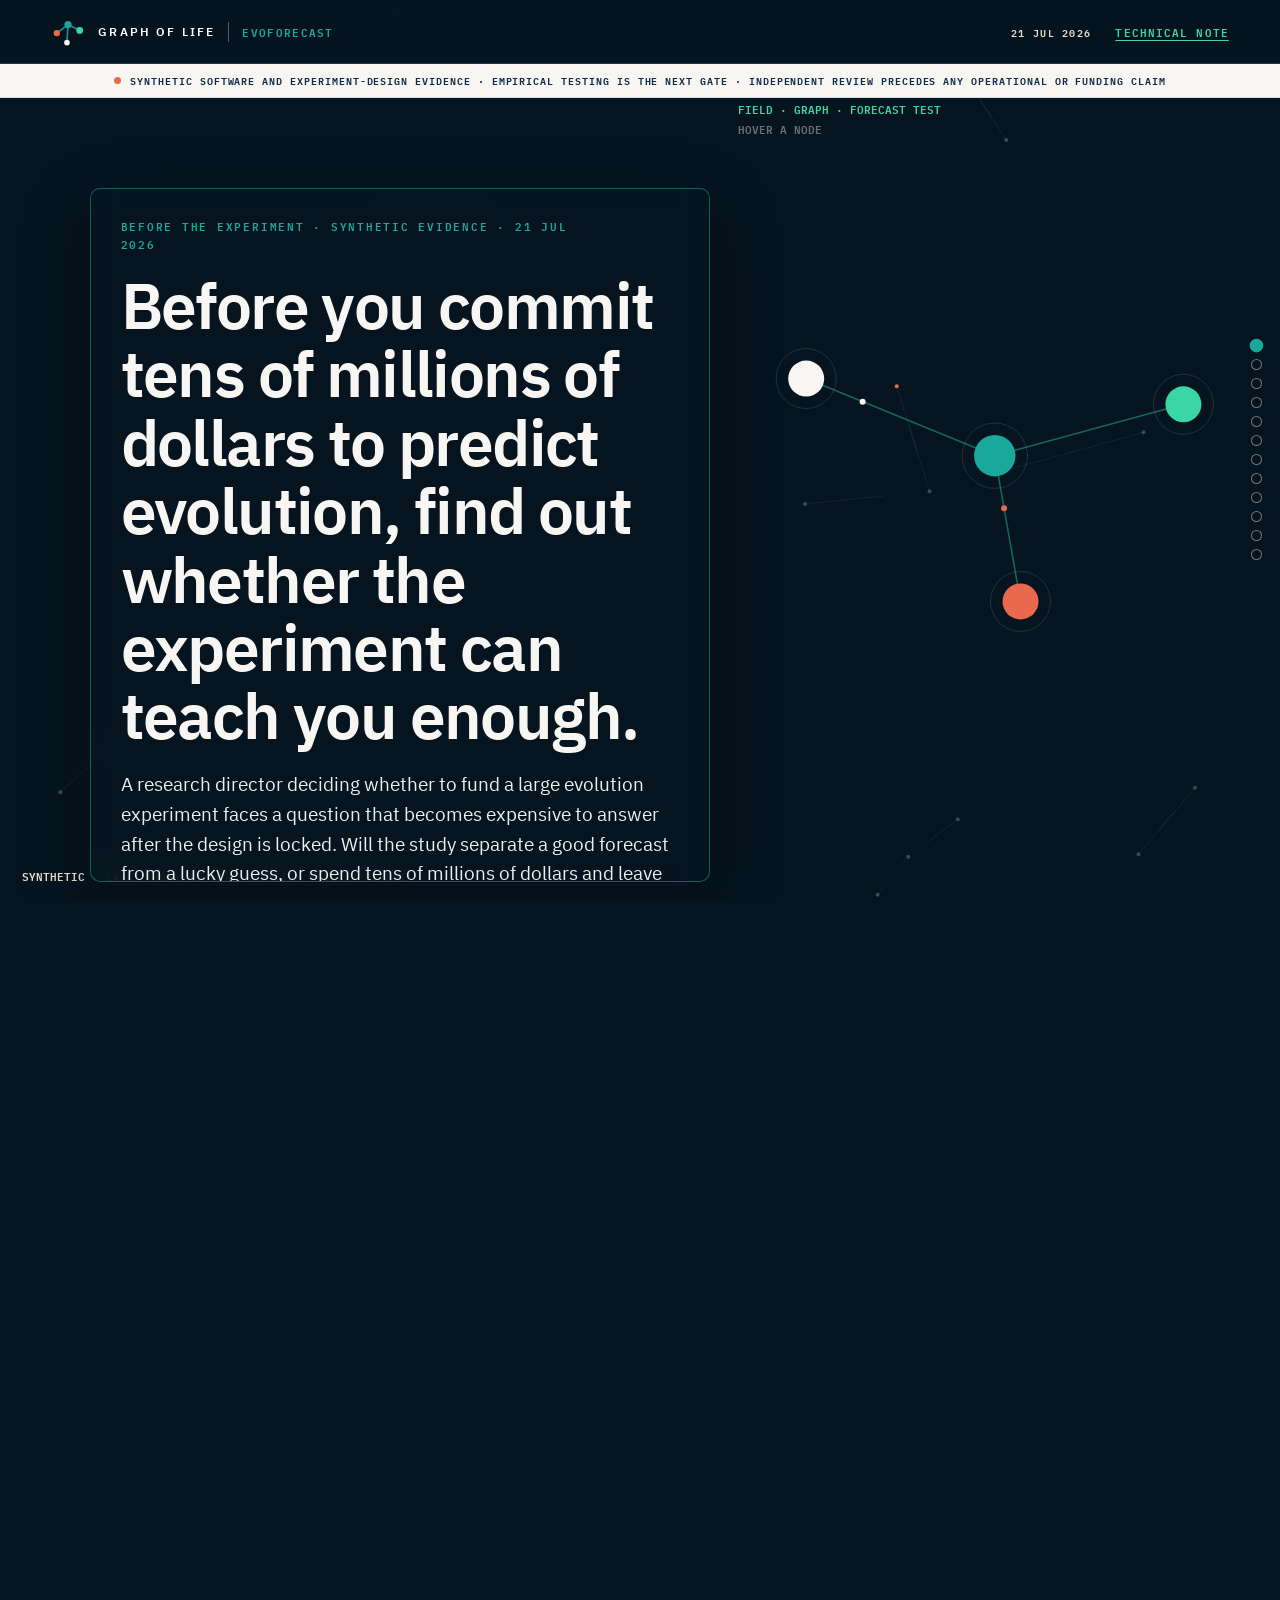
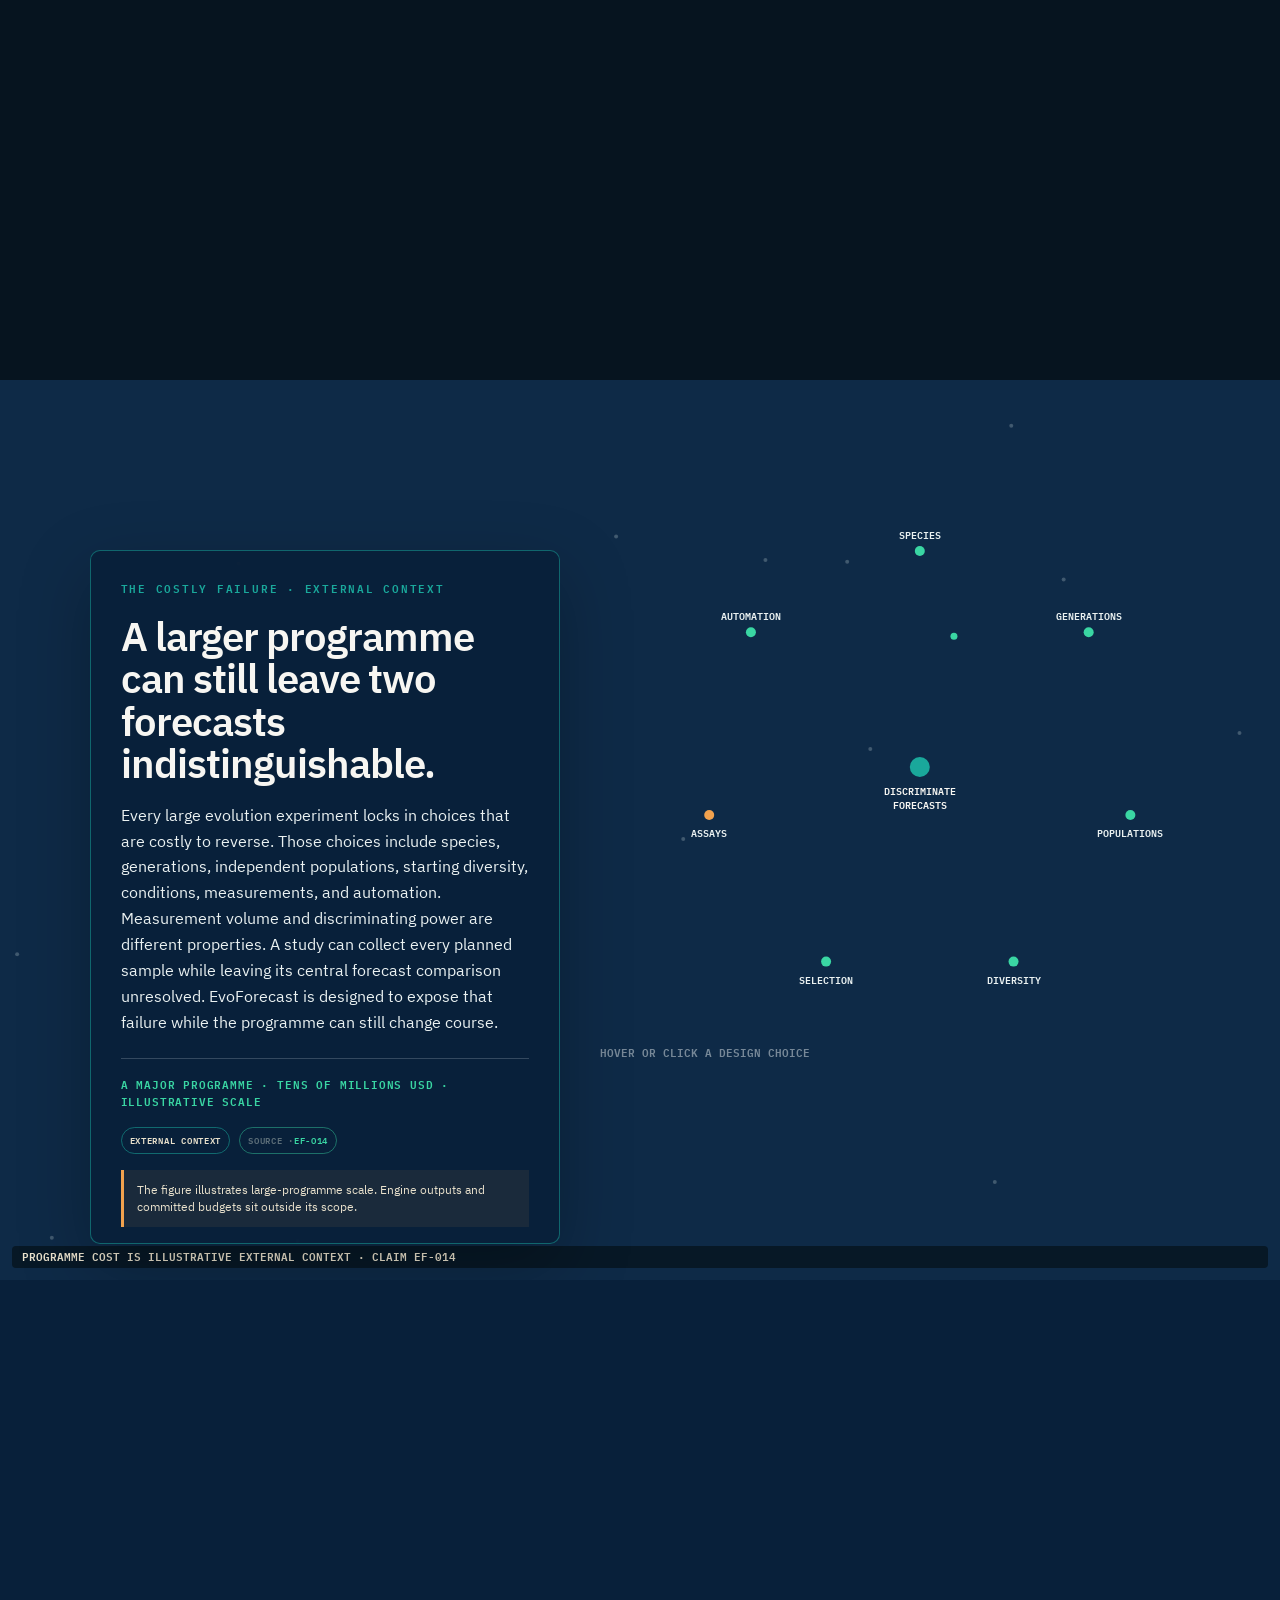
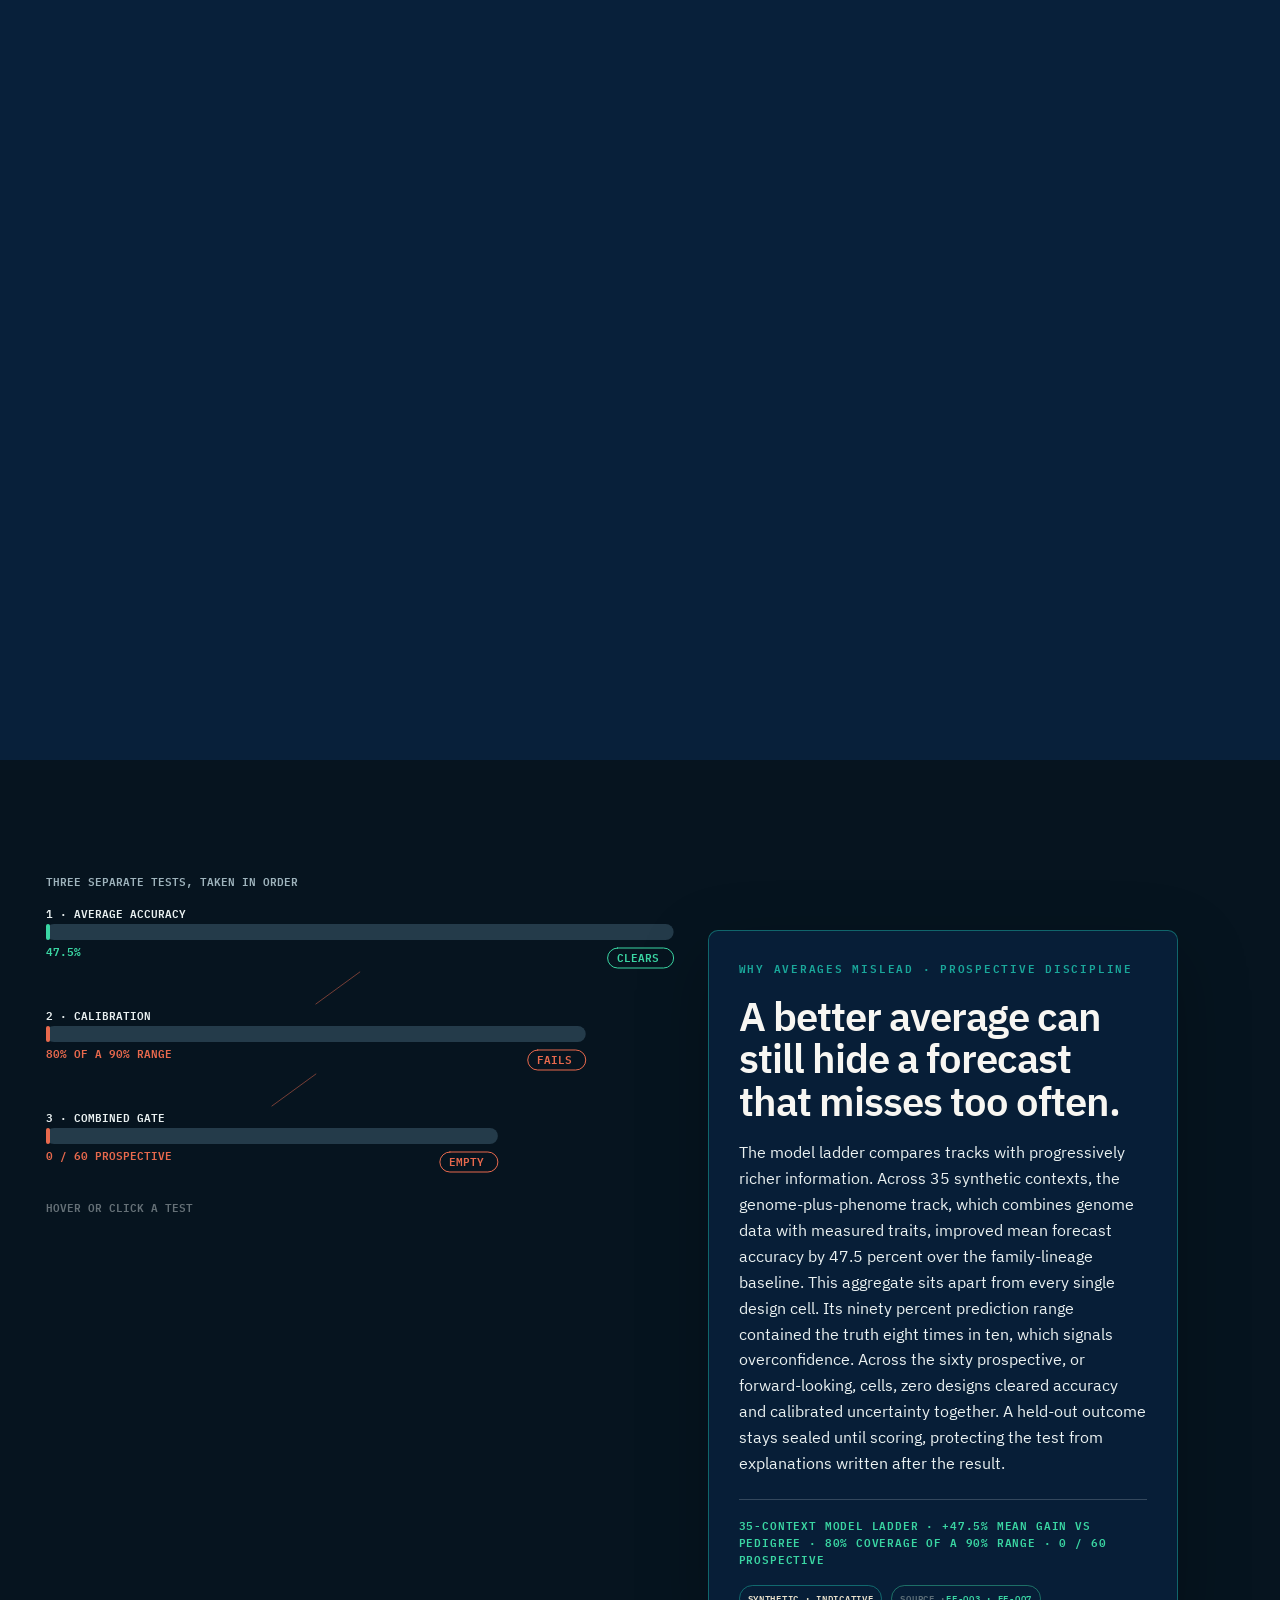
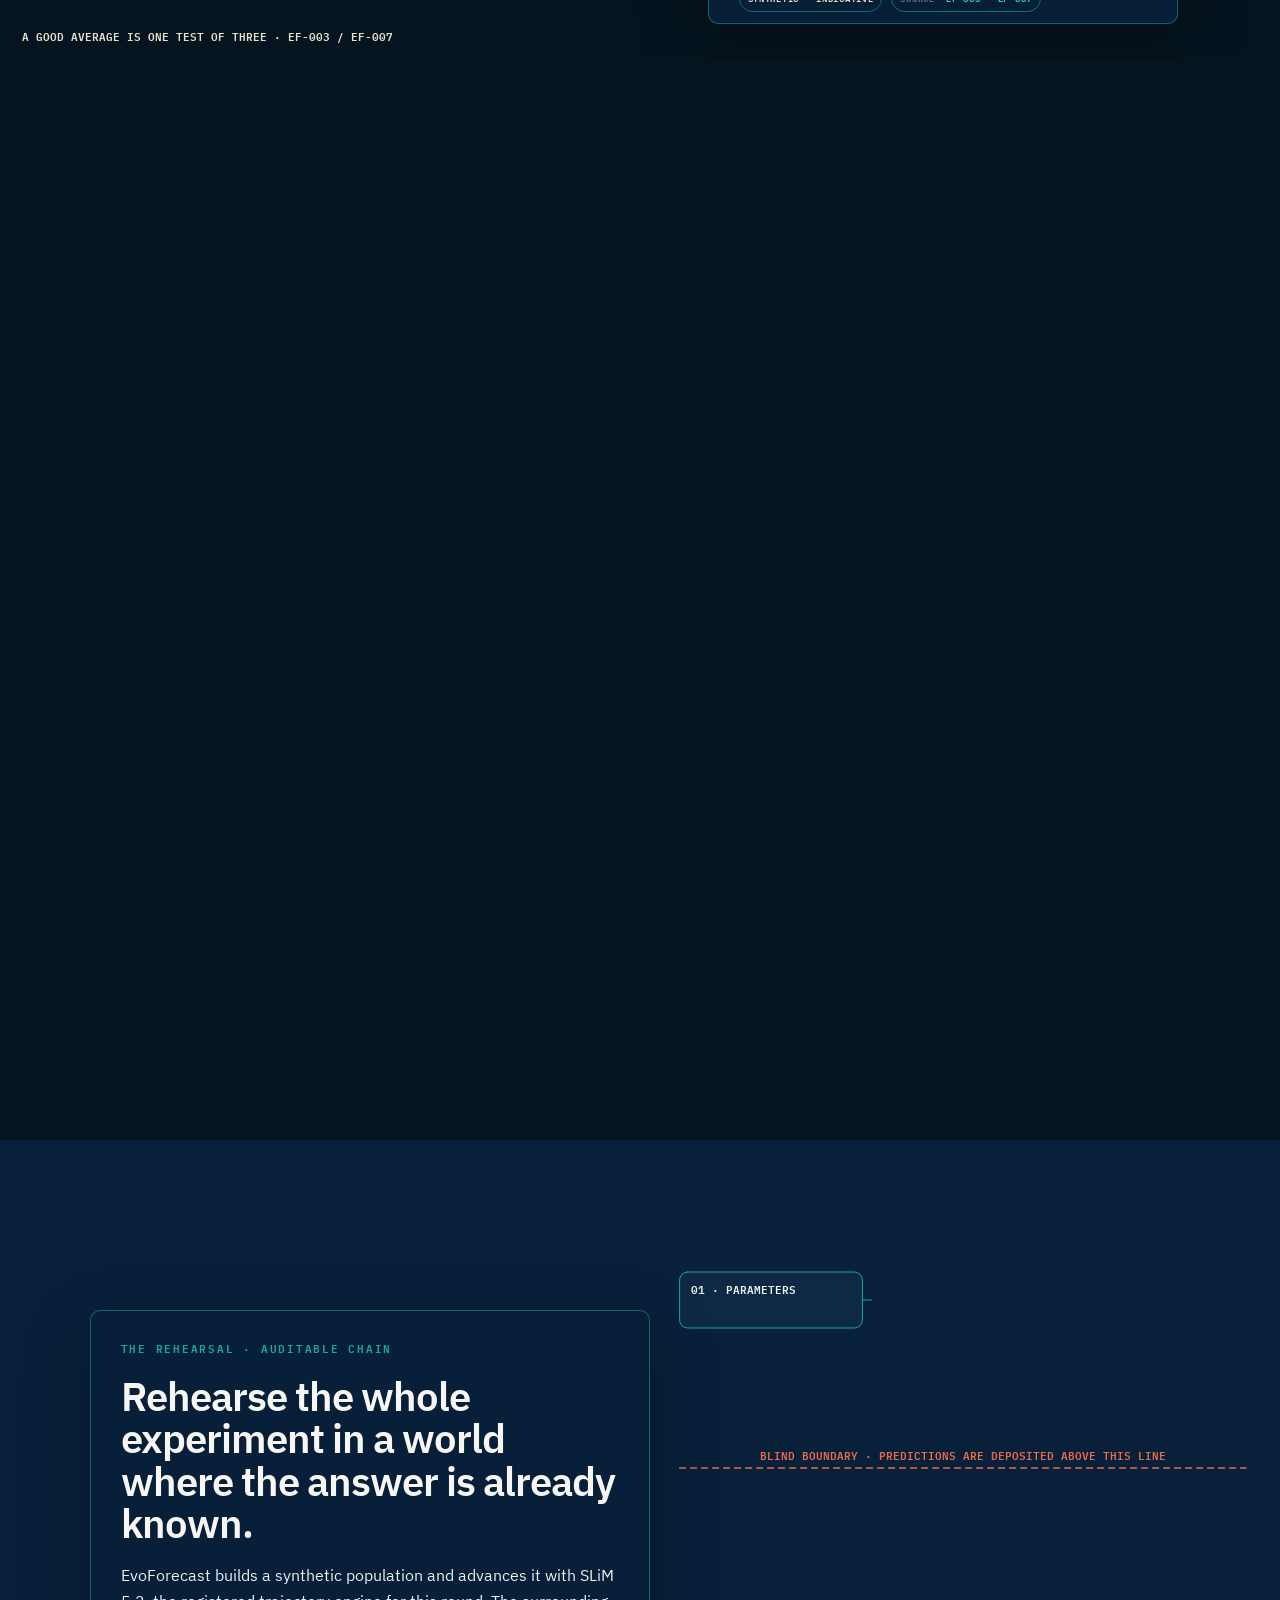
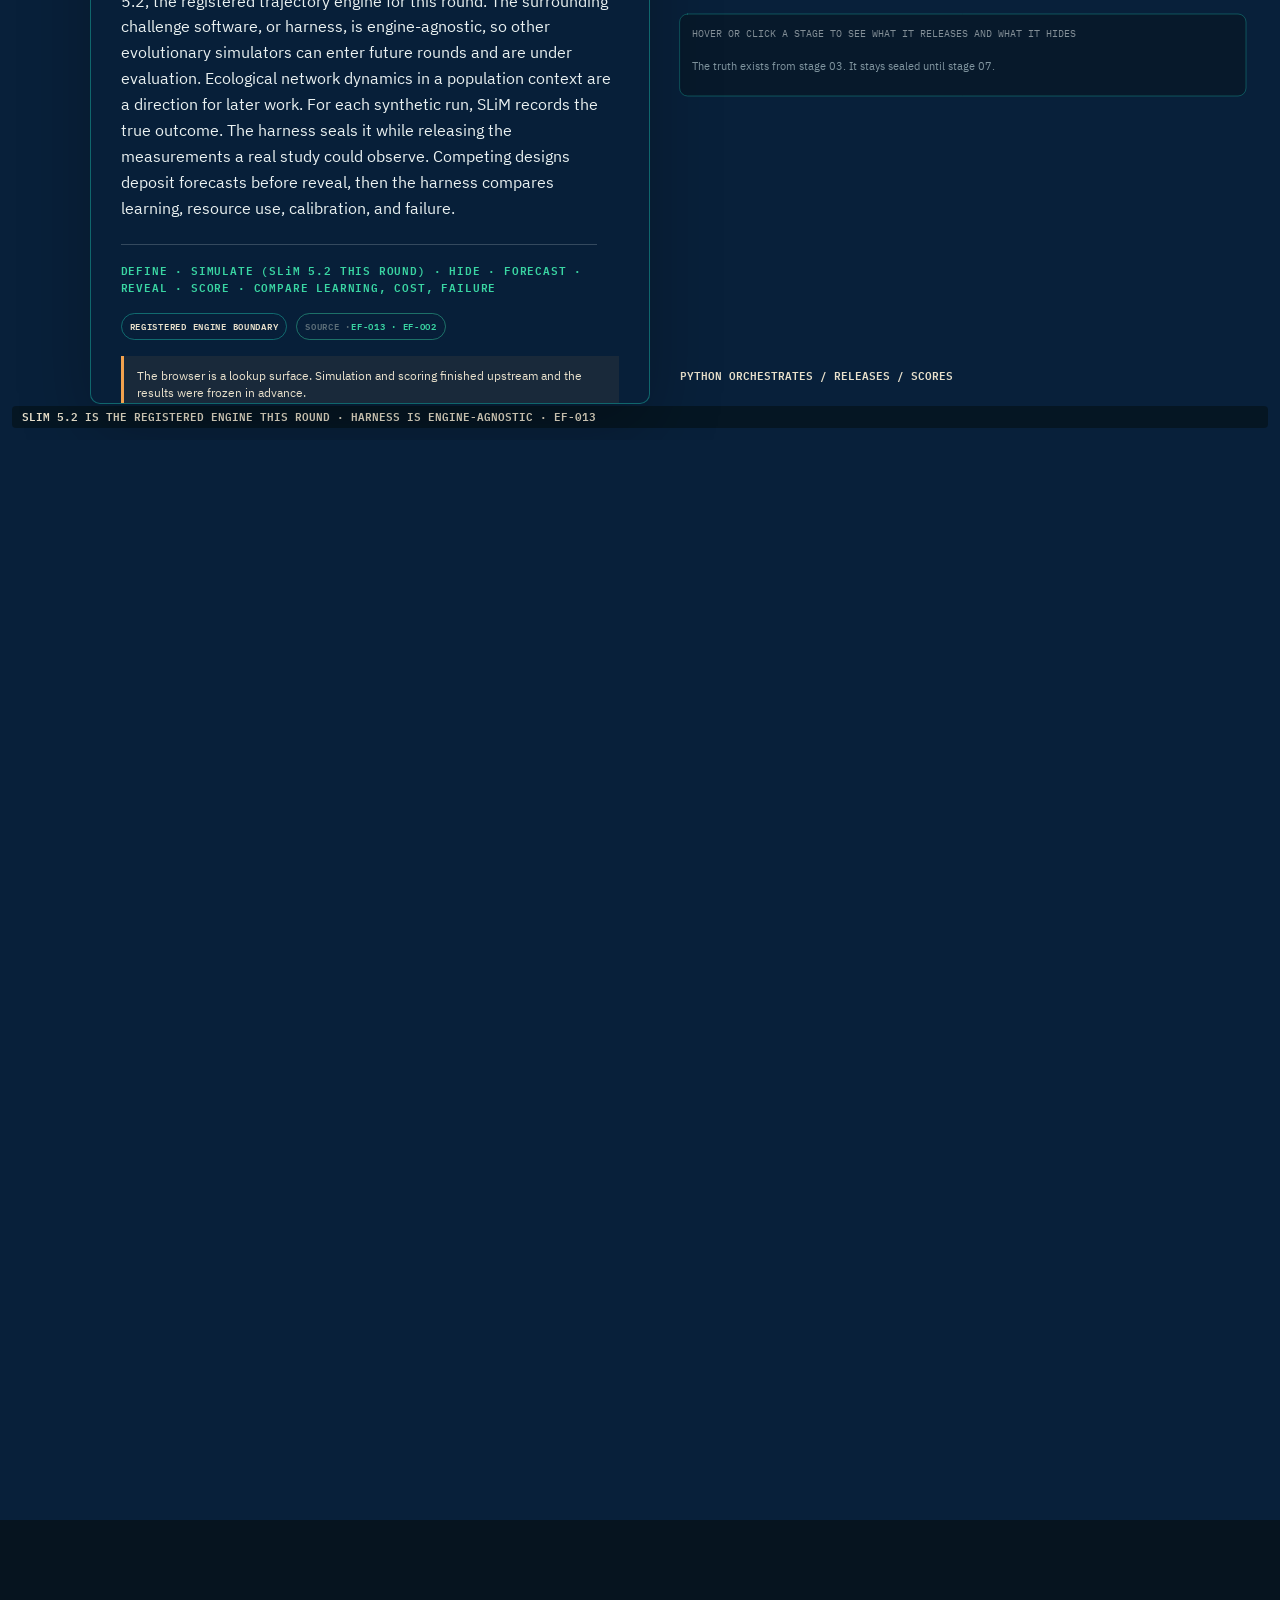
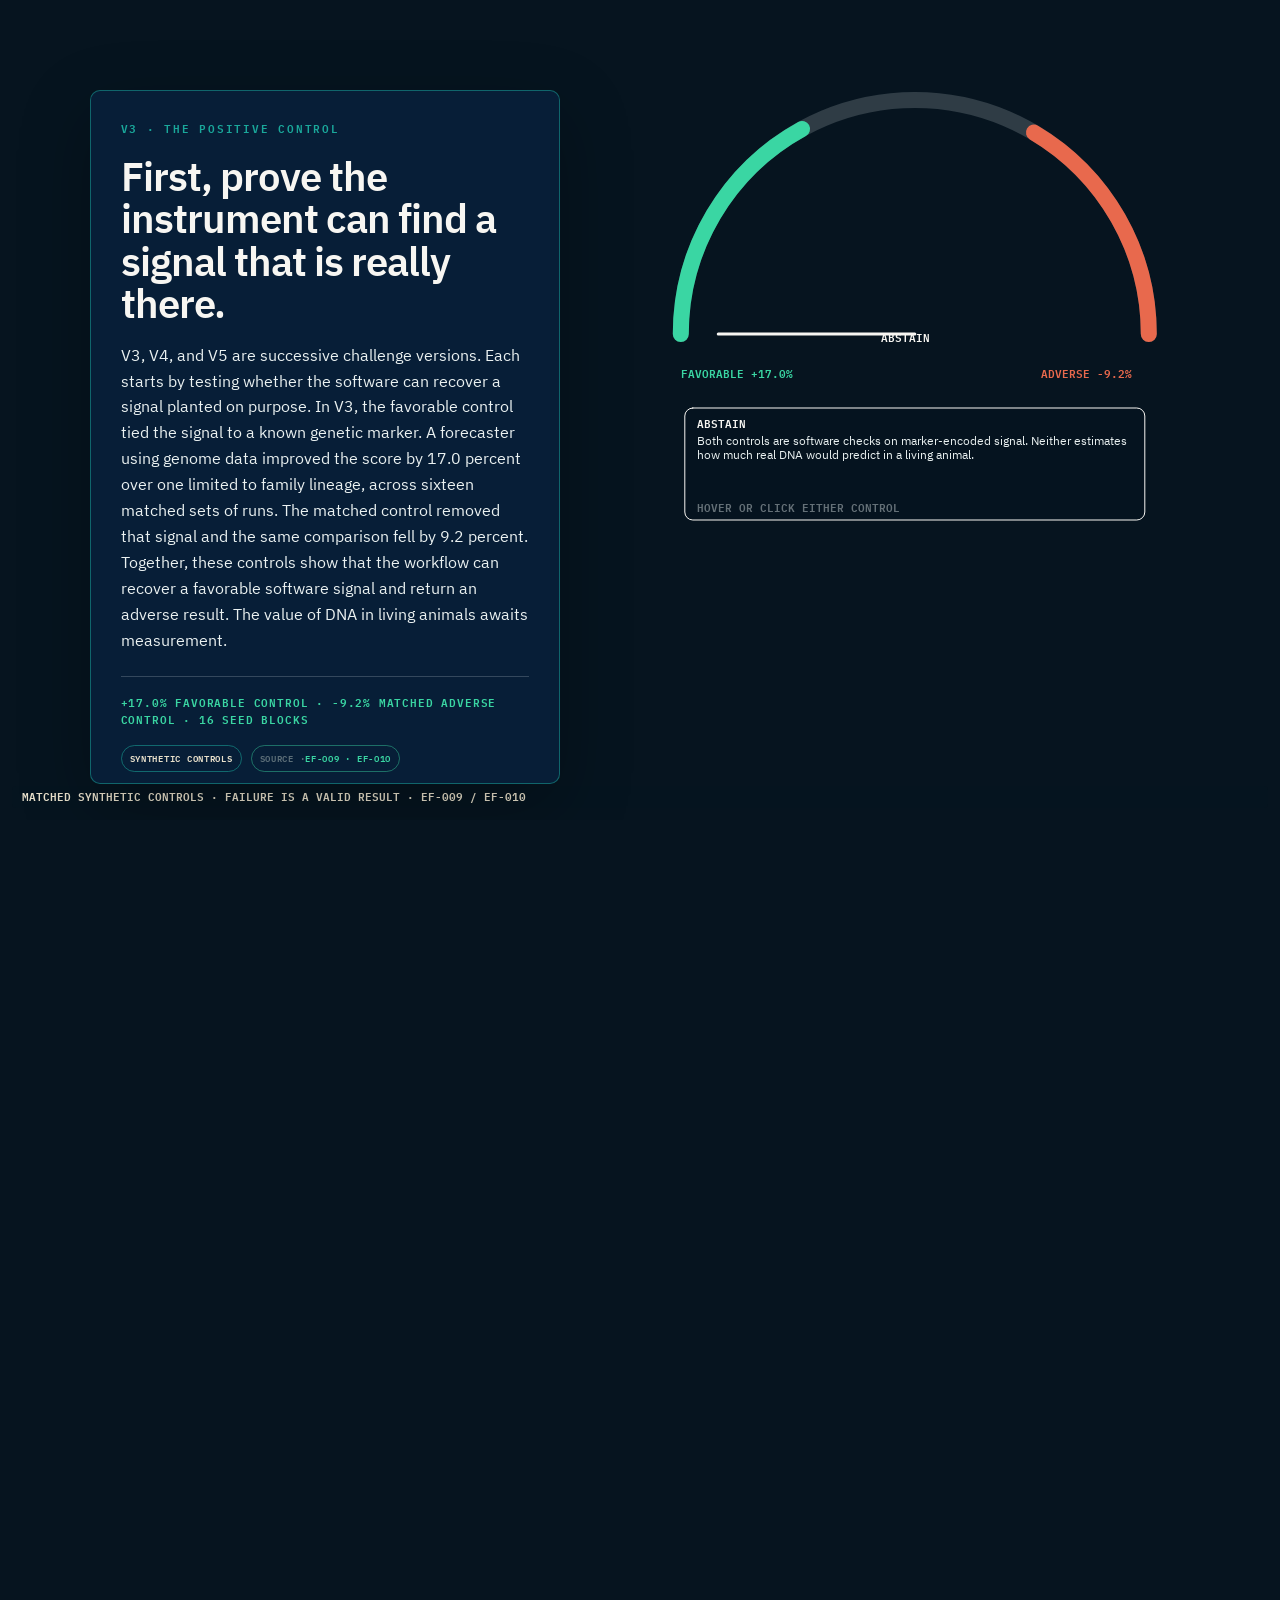
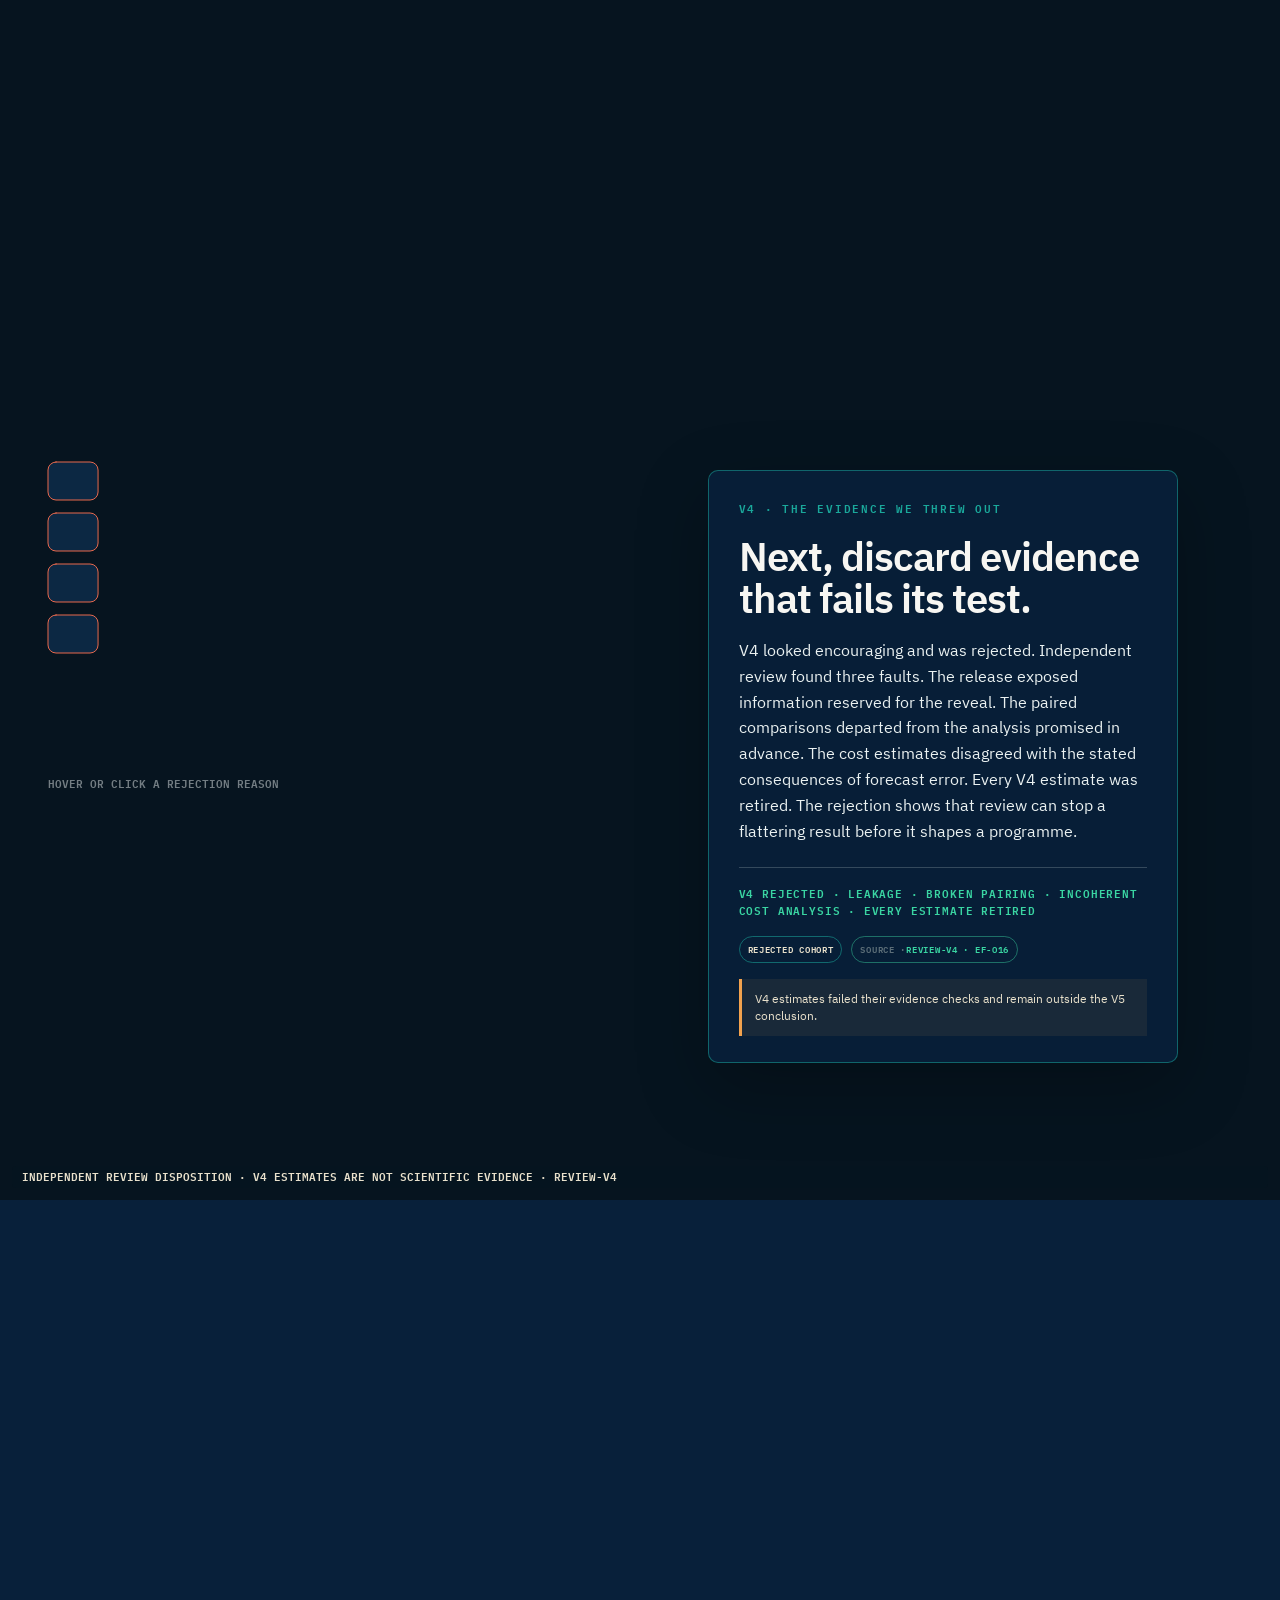
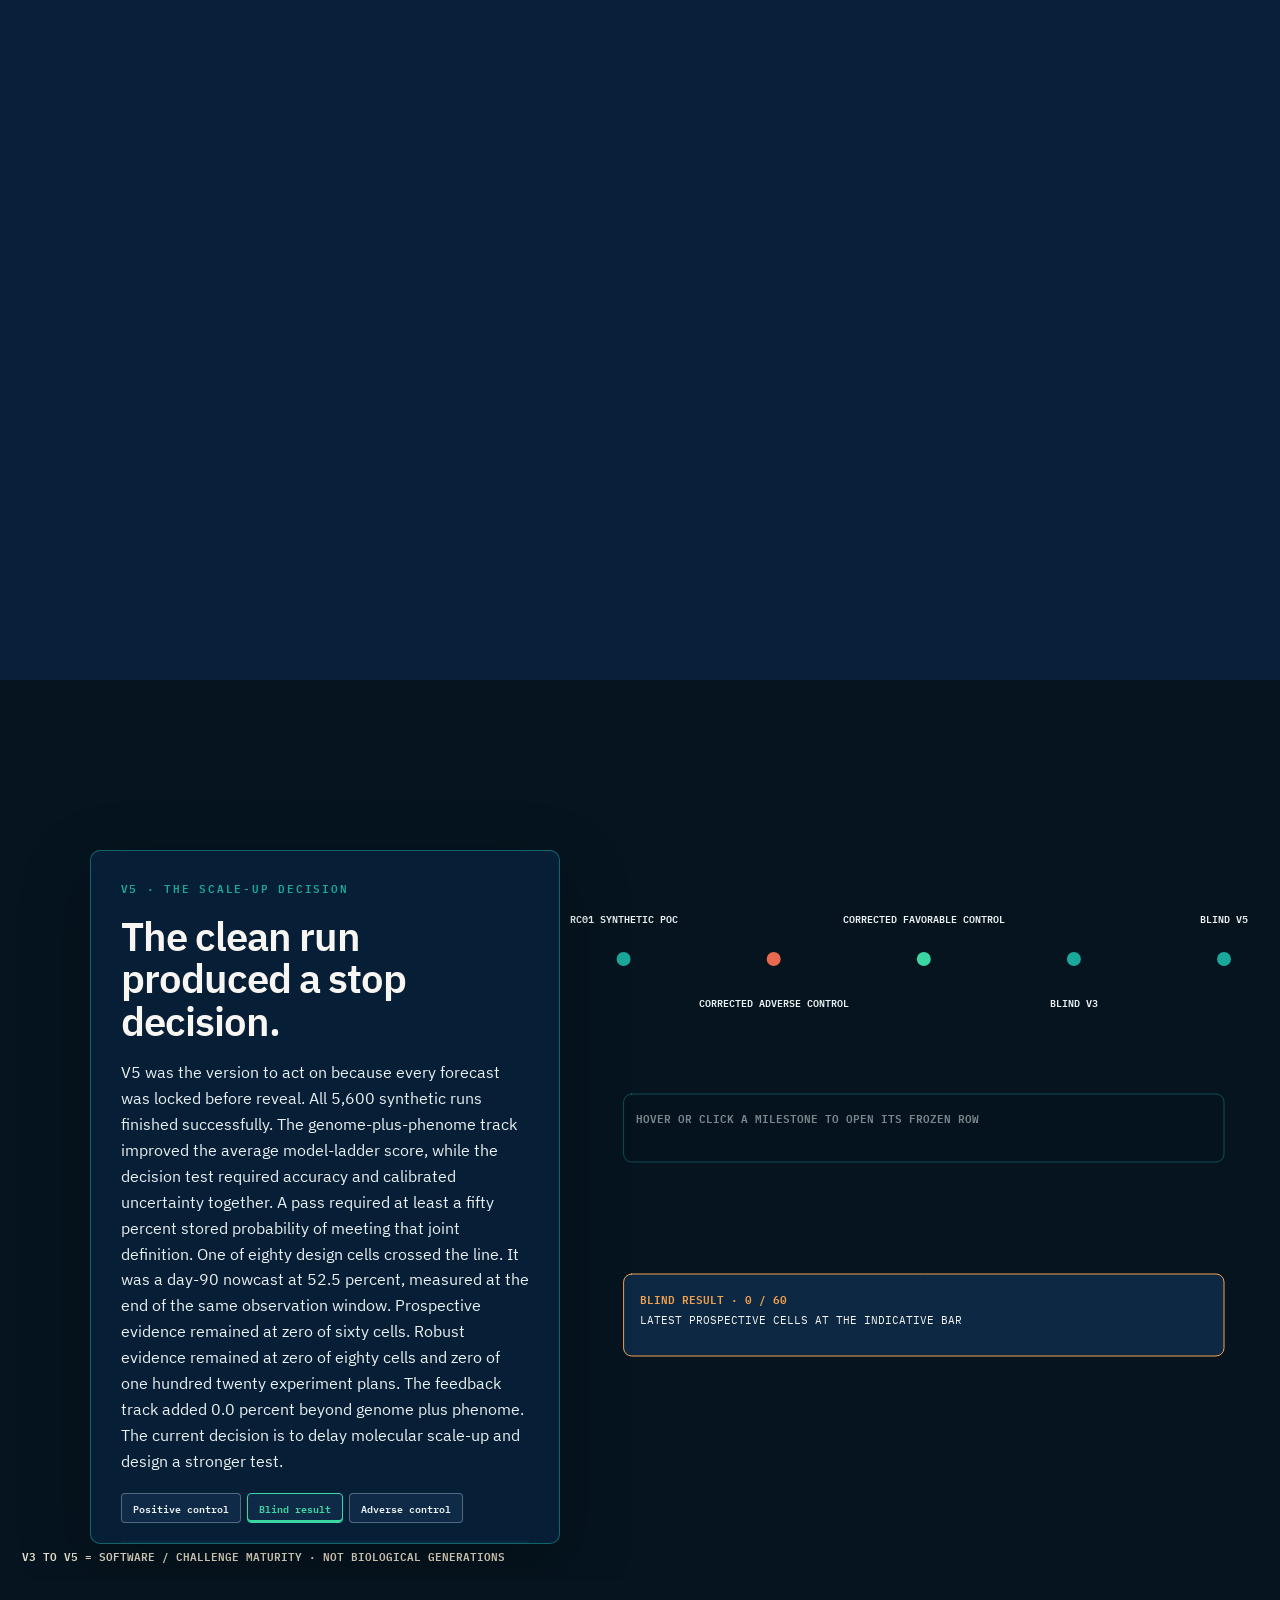
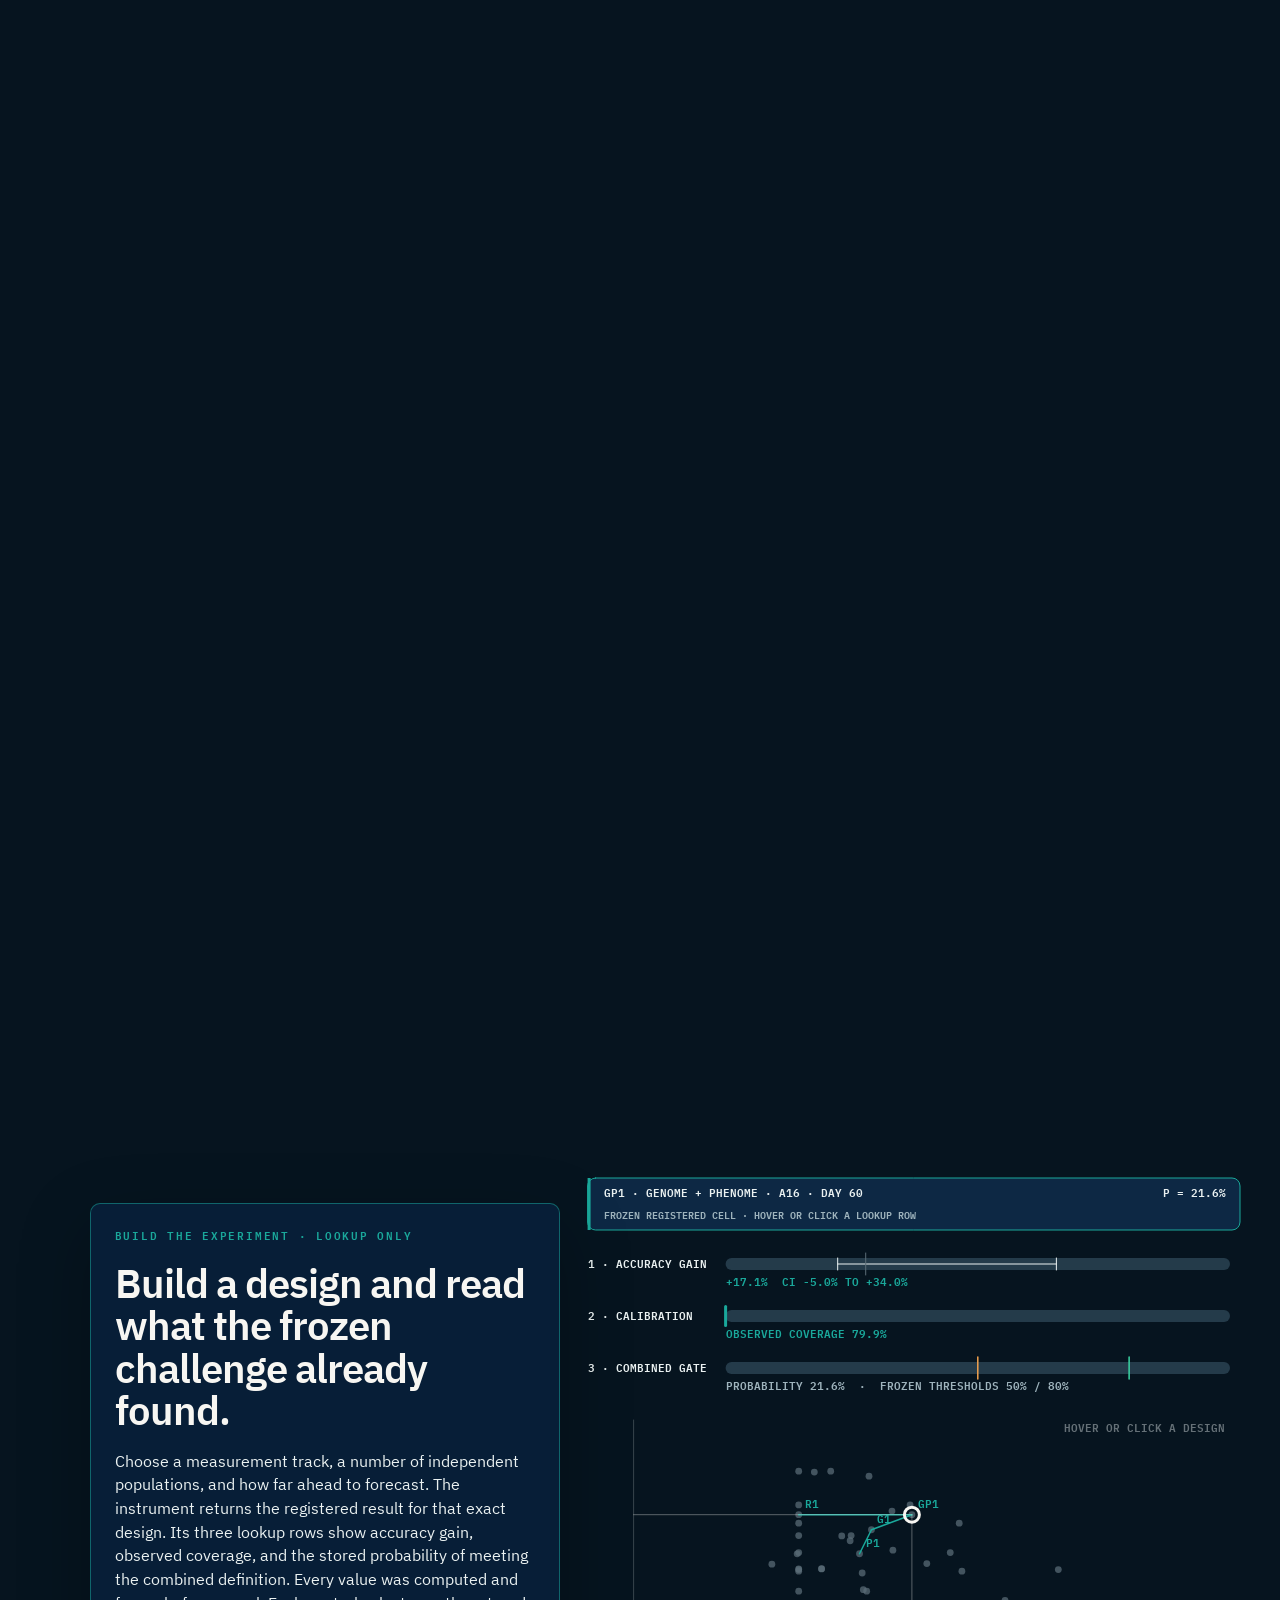
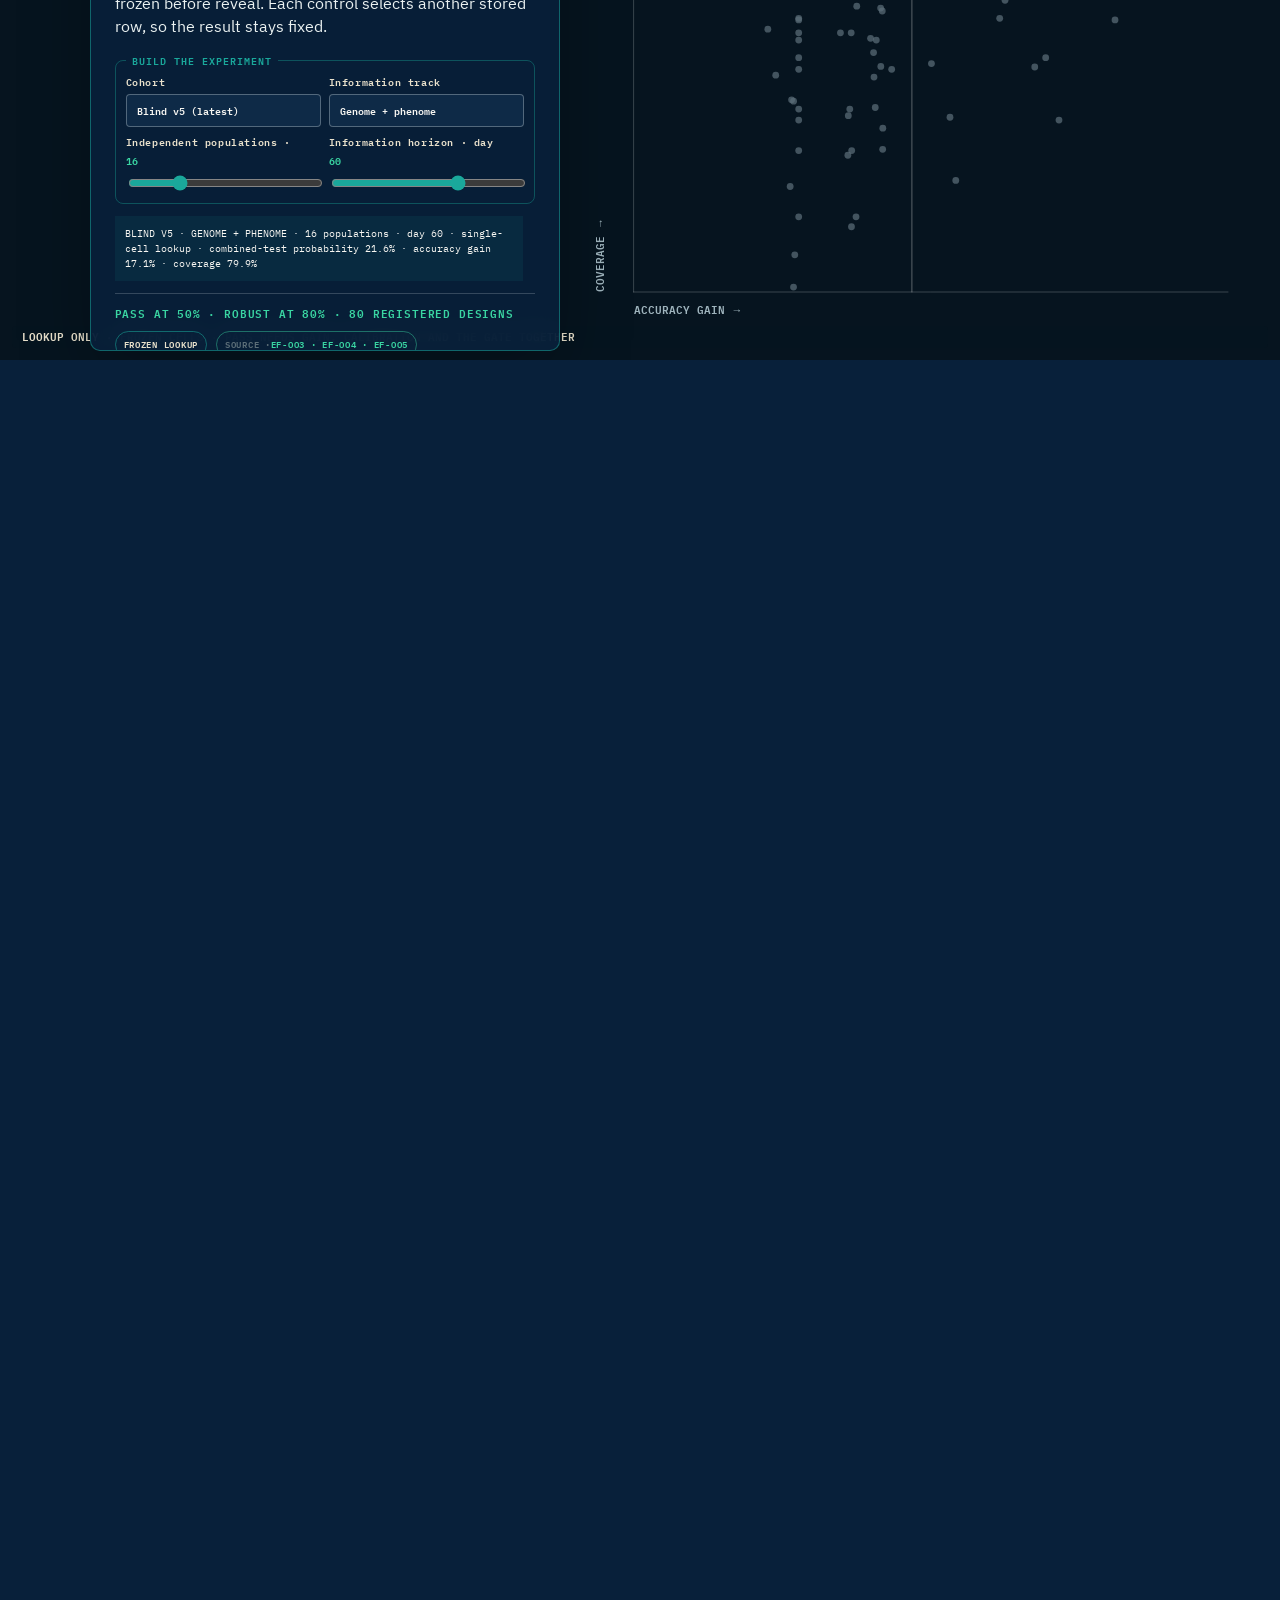
<file: index.html>
<!doctype html>
<html lang="en">
<head>
  <meta charset="utf-8">
  <meta name="viewport" content="width=device-width,initial-scale=1">
  <meta name="theme-color" content="#06141F">
  <meta name="description" content="EvoForecast is a synthetic digital wind tunnel that tests whether an evolution-prediction experiment can distinguish a good forecast from a lucky guess before the experiment is built.">
  <title>EvoForecast · Before the experiment</title>
  <link rel="icon" href="favicon.svg" type="image/svg+xml">
  <link rel="stylesheet" href="styles.css">
</head>
<body>
  <a class="skip-link" href="#main">Skip to story</a>
  <header class="site-header" aria-label="Site header">
    <a class="brand" href="#hero" aria-label="Graph of Life EvoForecast home">
      <svg class="brand-glyph" viewBox="0 0 32 32" xmlns="http://www.w3.org/2000/svg" role="img" aria-label="Graph of Life">
        <g stroke="#1AA89B" stroke-width="1.6" stroke-linecap="round" opacity="0.85" fill="none"><path d="M16,9 L5.5,17"/><path d="M16,9 L27,14.5"/><path d="M16,9 L15,26"/></g>
        <circle cx="5.5" cy="17" r="3.0" fill="#E8694D"/><circle cx="27" cy="14.5" r="3.2" fill="#3AD6A3"/><circle cx="15" cy="26" r="2.6" fill="#F7F6F2"/><circle cx="16" cy="9" r="3.4" fill="#1AA89B"/>
      </svg>
      <span>GRAPH OF LIFE</span><i></i><strong>EVOFORECAST</strong>
    </a>
    <span class="snapshot" id="snapshot-date">21 JUL 2026</span>
    <a class="technical-link" href="technical-note.html">Technical note</a>
  </header>

  <div class="claim-boundary" role="note" aria-label="Claim boundary">
    <span class="boundary-marker" aria-hidden="true"></span>
    <span id="claim-boundary-text">SYNTHETIC SOFTWARE AND EXPERIMENT-DESIGN EVIDENCE · EMPIRICAL TESTING IS THE NEXT GATE · INDEPENDENT REVIEW PRECEDES ANY OPERATIONAL OR FUNDING CLAIM</span>
  </div>
  <div id="interaction-status" class="sr-only" aria-live="polite"></div>

  <nav class="scene-nav" aria-label="Story chapters">
    <a href="#hero" data-index="0"><span>Decision</span></a><a href="#stakes" data-index="1"><span>Cost</span></a><a href="#blindspot" data-index="2"><span>Averages</span></a><a href="#windtunnel" data-index="3"><span>Rehearsal</span></a><a href="#abstain" data-index="4"><span>Control</span></a><a href="#rejection" data-index="5"><span>Rejection</span></a><a href="#challenge" data-index="6"><span>Result</span></a><a href="#phase" data-index="7"><span>Build</span></a><a href="#frontier" data-index="8"><span>Measure</span></a><a href="#ladder" data-index="9"><span>Ladder</span></a><a href="#trajectory" data-index="10"><span>Trajectory</span></a><a href="#ask" data-index="11"><span>Ask</span></a>
  </nav>

  <main id="main">
    <p id="load-status" class="load-status" aria-live="polite">Loading hash-bound evidence…</p>

    <section class="story-scene dark" id="hero" aria-labelledby="hero-title">
      <div class="stage"><div class="visual" id="visual-hero" aria-hidden="true"></div><article class="copy-card hero-card">
        <p class="eyebrow" data-field="eyebrow">BEFORE THE EXPERIMENT · SYNTHETIC EVIDENCE · 21 JUL 2026</p><h1 id="hero-title" data-field="title">Before you commit tens of millions of dollars to predict evolution, find out whether the experiment can teach you enough.</h1>
        <p class="lede" data-field="body">A research director deciding whether to fund a large evolution experiment faces a question that becomes expensive to answer after the design is locked. Will the study separate a good forecast from a lucky guess, or spend tens of millions of dollars and leave the same uncertainty behind? EvoForecast tests that decision first in software. Its registered engine runs the proposed experiment in a synthetic world where the answer is known. The challenge harness then asks whether each design could recover it before a real programme begins.</p>
        <p class="proof" data-field="proof">5,600 OF 5,600 SIMULATED RUNS COMPLETED · 0 OF 60 FORWARD-LOOKING FORECAST TESTS PASSED</p>
        <div class="evidence-row"><span class="provenance" data-field="badge">SYNTHETIC SOFTWARE EVIDENCE</span><a class="source-pill" data-field="claim" href="data/facts_digest.json#EF-001">EF-001 · EF-002 · EF-003</a></div>
        <aside class="caveat">This evidence is entirely synthetic. Empirical testing in real organisms is the next gate.</aside>
        <p class="scroll-cue">Scroll to pressure-test the claim <span aria-hidden="true">↓</span></p>
      </article></div>
    </section>

    <section class="story-scene dark" id="stakes" aria-labelledby="stakes-title"><div class="stage"><div class="visual" id="visual-stakes" aria-hidden="true"></div><article class="copy-card">
      <p class="eyebrow" data-field="eyebrow">THE COSTLY FAILURE · EXTERNAL CONTEXT</p><h2 id="stakes-title" data-field="title">A larger programme can still leave two forecasts indistinguishable.</h2><p data-field="body">Every large evolution experiment locks in choices that are costly to reverse. Those choices include species, generations, independent populations, starting diversity, conditions, measurements, and automation. Measurement volume and discriminating power are different properties. A study can collect every planned sample while leaving its central forecast comparison unresolved. EvoForecast is designed to expose that failure while the programme can still change course.</p>
      <p class="proof" data-field="proof">A MAJOR PROGRAMME · TENS OF MILLIONS USD · ILLUSTRATIVE SCALE</p><div class="evidence-row"><span class="provenance" data-field="badge">EXTERNAL CONTEXT</span><a class="source-pill" data-field="claim" href="data/facts_digest.json#EF-014">EF-014</a></div><aside class="caveat">The figure illustrates large-programme scale. Engine outputs and committed budgets sit outside its scope.</aside>
    </article></div></section>

    <section class="story-scene dark" id="blindspot" aria-labelledby="blindspot-title"><div class="stage"><div class="visual" id="visual-blindspot" aria-hidden="true"></div><article class="copy-card right-card">
      <p class="eyebrow" data-field="eyebrow">WHY AVERAGES MISLEAD · PROSPECTIVE DISCIPLINE</p><h2 id="blindspot-title" data-field="title">A better average can still hide a forecast that misses too often.</h2><p data-field="body">The model ladder compares tracks with progressively richer information. Across 35 synthetic contexts, the genome-plus-phenome track, which combines genome data with measured traits, improved mean forecast accuracy by 47.5 percent over the family-lineage baseline. This aggregate sits apart from every single design cell. Its ninety percent prediction range contained the truth eight times in ten, which signals overconfidence. Across the sixty prospective, or forward-looking, cells, zero designs cleared accuracy and calibrated uncertainty together. A held-out outcome stays sealed until scoring, protecting the test from explanations written after the result.</p>
      <p class="proof" data-field="proof">35-CONTEXT MODEL LADDER · +47.5% MEAN GAIN VS PEDIGREE · 80% COVERAGE OF A 90% RANGE · 0 / 60 PROSPECTIVE</p><div class="evidence-row"><span class="provenance" data-field="badge">SYNTHETIC · INDICATIVE</span><a class="source-pill" data-field="claim" href="data/facts_digest.json#EF-007">EF-003 · EF-007</a></div><aside class="caveat">The 47.5 percent gain and 80 percent coverage are the model-ladder aggregate across 35 contexts. They are separate from the 48-population, day-60 cell in the lookup instrument.</aside>
    </article></div></section>

    <section class="story-scene dark" id="windtunnel" aria-labelledby="windtunnel-title"><div class="stage"><div class="visual" id="visual-windtunnel" aria-hidden="true"></div><article class="copy-card compact-card">
      <p class="eyebrow" data-field="eyebrow">THE REHEARSAL · AUDITABLE CHAIN</p><h2 id="windtunnel-title" data-field="title">Rehearse the whole experiment in a world where the answer is already known.</h2><p data-field="body">EvoForecast builds a synthetic population and advances it with SLiM 5.2, the registered trajectory engine for this round. The surrounding challenge software, or harness, is engine-agnostic, so other evolutionary simulators can enter future rounds and are under evaluation. Ecological network dynamics in a population context are a direction for later work. For each synthetic run, SLiM records the true outcome. The harness seals it while releasing the measurements a real study could observe. Competing designs deposit forecasts before reveal, then the harness compares learning, resource use, calibration, and failure.</p>
      <p class="proof" data-field="proof">DEFINE · SIMULATE (SLiM 5.2 THIS ROUND) · HIDE · FORECAST · REVEAL · SCORE · COMPARE LEARNING, COST, FAILURE</p><div class="evidence-row"><span class="provenance" data-field="badge">REGISTERED ENGINE BOUNDARY</span><a class="source-pill" data-field="claim" href="data/facts_digest.json#EF-013">EF-013 · EF-002</a></div><aside class="caveat">The browser is a lookup surface. Simulation and scoring finished upstream and the results were frozen in advance.</aside>
    </article></div></section>

    <section class="story-scene dark" id="abstain" aria-labelledby="abstain-title"><div class="stage"><div class="visual" id="visual-abstain" aria-hidden="true"></div><article class="copy-card">
      <p class="eyebrow" data-field="eyebrow">V3 · THE POSITIVE CONTROL</p><h2 id="abstain-title" data-field="title">First, prove the instrument can find a signal that is really there.</h2><p data-field="body">V3, V4, and V5 are successive challenge versions. Each starts by testing whether the software can recover a signal planted on purpose. In V3, the favorable control tied the signal to a known genetic marker. A forecaster using genome data improved the score by 17.0 percent over one limited to family lineage, across sixteen matched sets of runs. The matched control removed that signal and the same comparison fell by 9.2 percent. Together, these controls show that the workflow can recover a favorable software signal and return an adverse result. The value of DNA in living animals awaits measurement.</p>
      <p class="proof" data-field="proof">+17.0% FAVORABLE CONTROL · -9.2% MATCHED ADVERSE CONTROL · 16 SEED BLOCKS</p><div class="evidence-row"><span class="provenance" data-field="badge">SYNTHETIC CONTROLS</span><a class="source-pill" data-field="claim" href="data/facts_digest.json#EF-009">EF-009 · EF-010</a></div><aside class="caveat">These marker-encoded controls establish software behavior. The value of DNA in living animals awaits measurement.</aside>
    </article></div></section>

    <section class="story-scene dark" id="rejection" aria-labelledby="rejection-title"><div class="stage"><div class="visual" id="visual-rejection" aria-hidden="true"></div><article class="copy-card right-card">
      <p class="eyebrow" data-field="eyebrow">V4 · THE EVIDENCE WE THREW OUT</p><h2 id="rejection-title" data-field="title">Next, discard evidence that fails its test.</h2><p data-field="body">V4 looked encouraging and was rejected. Independent review found three faults. The release exposed information reserved for the reveal. The paired comparisons departed from the analysis promised in advance. The cost estimates disagreed with the stated consequences of forecast error. Every V4 estimate was retired. The rejection shows that review can stop a flattering result before it shapes a programme.</p>
      <p class="proof" data-field="proof">V4 REJECTED · LEAKAGE · BROKEN PAIRING · INCOHERENT COST ANALYSIS · EVERY ESTIMATE RETIRED</p><div class="evidence-row"><span class="provenance" data-field="badge">REJECTED COHORT</span><a class="source-pill" data-field="claim" href="audit/v4_rejection_disposition.md">REVIEW-V4 · EF-016</a></div><aside class="caveat">V4 estimates failed their evidence checks and remain outside the V5 conclusion.</aside>
    </article></div></section>

    <section class="story-scene dark" id="challenge" aria-labelledby="challenge-title"><div class="stage"><div class="visual" id="visual-challenge" aria-hidden="true"></div><article class="copy-card">
      <p class="eyebrow" data-field="eyebrow">V5 · THE SCALE-UP DECISION</p><h2 id="challenge-title" data-field="title">The clean run produced a stop decision.</h2><p data-field="body">V5 was the version to act on because every forecast was locked before reveal. All 5,600 synthetic runs finished successfully. The genome-plus-phenome track improved the average model-ladder score, while the decision test required accuracy and calibrated uncertainty together. A pass required at least a fifty percent stored probability of meeting that joint definition. One of eighty design cells crossed the line. It was a day-90 nowcast at 52.5 percent, measured at the end of the same observation window. Prospective evidence remained at zero of sixty cells. Robust evidence remained at zero of eighty cells and zero of one hundred twenty experiment plans. The feedback track added 0.0 percent beyond genome plus phenome. The current decision is to delay molecular scale-up and design a stronger test.</p>
      <div class="button-group" role="group" aria-label="V5 reference frame"><button type="button" data-challenge-mode="positive" aria-pressed="false">Positive control</button><button type="button" data-challenge-mode="blind" aria-pressed="true">Blind result</button><button type="button" data-challenge-mode="adverse" aria-pressed="false">Adverse control</button></div><p class="live-readout" id="challenge-readout" aria-live="polite">Blind result · 0 / 60 · Latest prospective cells at the indicative bar</p>
      <p class="proof" data-field="proof">5,600 / 5,600 CLEAN · MODEL LADDER GENOME + PHENOME +47.5% VS PEDIGREE, 80% COVERAGE · 1 / 80 INDICATIVE AT DAY 90 · 0 / 60 PROSPECTIVE · 0 / 80 ROBUST · 0 / 120 PLANS</p><div class="evidence-row"><span class="provenance" data-field="badge">OUTCOME-UNSEEN · SYNTHETIC</span><a class="source-pill" data-field="claim" href="data/facts_digest.json#EF-003">EF-002 · EF-003 · EF-004 · EF-006 · EF-007 · EF-008</a></div><aside class="caveat">One synthetic environment. Transfer to different conditions remains unestimated. The sole day-90 cell at 52.5 percent is a nowcast just above the indicative threshold. Prospective evidence remains at zero.</aside>
    </article></div></section>

    <section class="story-scene instrument" id="phase" aria-labelledby="phase-title"><div class="stage"><div class="visual" id="visual-phase" aria-hidden="true"></div><article class="copy-card instrument-card">
      <p class="eyebrow" data-field="eyebrow">BUILD THE EXPERIMENT · LOOKUP ONLY</p><h2 id="phase-title" data-field="title">Build a design and read what the frozen challenge already found.</h2><p data-field="body">Choose a measurement track, a number of independent populations, and how far ahead to forecast. The instrument returns the registered result for that exact design. Its three lookup rows show accuracy gain, observed coverage, and the stored probability of meeting the combined definition. Every value was computed and frozen before reveal. Each control selects another stored row, so the result stays fixed.</p>
      <fieldset class="controls"><legend>Build the experiment</legend><label>Cohort<select id="phase-cohort"><option value="blind_v5">Blind v5 (latest)</option><option value="blind_v3">Blind v3 (earlier)</option></select></label><label>Information track<select id="phase-model"><option value="P1">Pedigree</option><option value="G1">Genome</option><option value="GP1" selected>Genome + phenome</option><option value="R1">Feedback</option></select></label><label>Independent populations · <output id="phase-arms-value">16</output><input id="phase-arms" type="range" min="0" max="4" value="1" step="1" aria-label="Independent populations: 8, 16, 24, 48, or 96" aria-valuetext="16 populations"></label><label>Information horizon · day <output id="phase-horizon-value">60</output><input id="phase-horizon" type="range" min="0" max="3" value="2" step="1" aria-label="Information horizon: day 14, 30, 60, or 90" aria-valuetext="day 60"></label></fieldset>
      <p class="live-readout" id="phase-readout" aria-live="polite">Blind v5 · Genome + phenome · 16 populations · day 60</p><p class="proof" data-field="proof">PASS AT 50% · ROBUST AT 80% · 80 REGISTERED DESIGNS</p><div class="evidence-row"><span class="provenance" data-field="badge">FROZEN LOOKUP</span><a class="source-pill" data-field="claim" href="data/facts_digest.json#EF-004">EF-003 · EF-004 · EF-005</a></div><aside class="caveat">Lookup only. Thresholds were frozen before reveal and each control selects another stored result.</aside>
    </article></div></section>

    <section class="story-scene instrument" id="frontier" aria-labelledby="frontier-title"><div class="stage"><div class="visual" id="visual-frontier" aria-hidden="true"></div><article class="copy-card instrument-card right-card">
      <p class="eyebrow" data-field="eyebrow">WHAT TO MEASURE NEXT · LOOKUP ONLY</p><h2 id="frontier-title" data-field="title">More measurement helps only when it changes the answer.</h2><p data-field="body">Each point is a measurement plan with its modeled resource use and forecast value. Resource use rises to the right and forecast value rises upward. A robust plan would remain among the best choices despite uncertainty. In this synthetic challenge, zero of one hundred twenty plans met that standard. Across the 35-context model-ladder aggregate, the feedback track added 0.0 percent beyond genome plus phenome. The next step is to stage measurement and prove calibration before expanding.</p>
      <fieldset class="controls"><legend>Explore measurement plans</legend><label>Package<select id="frontier-package"><option value="abundance_only">Abundance only</option><option value="lineage_identity">Lineage identity</option><option value="pooled_genomes">Pooled genomes</option><option value="strategic_omics_proxy">Strategic omics proxy</option><option value="deep_phenome">Deep phenome</option><option value="genome_plus_phenome" selected>Genome + phenome</option></select></label><label>Horizon · day <output id="frontier-horizon-value">60</output><input id="frontier-horizon" type="range" min="0" max="3" value="2" step="1" aria-label="Portfolio horizon: day 14, 30, 60, or 90" aria-valuetext="day 60"></label></fieldset>
      <p class="live-readout" id="frontier-readout" aria-live="polite">Genome + phenome · day 60</p><p class="proof" data-field="proof">0 / 120 ROBUSTLY BEST PLANS · FEEDBACK TRACK +0.0% BEYOND GENOME+PHENOME</p><div class="evidence-row"><span class="provenance" data-field="badge">CONDITIONAL / FRAGILE</span><a class="source-pill" data-field="claim" href="data/facts_digest.json#EF-006">EF-006 · EF-008</a></div><aside class="caveat">Resource use is a planning abstraction rather than a procurement cost or budget. The browser preserves the frontier frozen before reveal.</aside>
    </article></div></section>

    <section class="story-scene dark" id="ladder" aria-labelledby="ladder-title"><div class="stage"><div class="visual" id="visual-ladder" aria-hidden="true"></div><article class="copy-card right-card">
      <p class="eyebrow" data-field="eyebrow">WHAT WE CAN SAY NOW · CLAIM LADDER</p><h2 id="ladder-title" data-field="title">Software proof is in hand. Biological qualification is the next gate.</h2><p data-field="body">The evidence reaches the second rung. Reproducible execution and source records checked by digital fingerprints support the software rung. These fingerprints, called hashes, reveal when a source file has changed. The synthetic challenges provide conditional evidence about experiment design. Empirical qualification requires real material, laboratory measurements, custody, an independent reveal, and outside reproduction. Reports preserve evidence. New empirical results advance maturity.</p>
      <ol class="maturity-list"><li class="supported"><b>Software proof</b><span>supported, synthetic</span></li><li class="indicative"><b>Indicative design evidence</b><span>conditional</span></li><li class="blocked"><b>Empirical qualification</b><span>blocked</span></li><li class="blocked"><b>Operational forecasting</b><span>future</span></li></ol>
      <p class="proof" data-field="proof">SOFTWARE PROOF SUPPORTED · INDICATIVE DESIGN EVIDENCE CONDITIONAL · EMPIRICAL QUALIFICATION BLOCKED</p><div class="evidence-row"><span class="provenance" data-field="badge">CLAIM MATURITY</span><a class="source-pill" data-field="claim" href="data/facts_digest.json#EF-015">EF-002 · EF-011 · EF-015 · EF-017</a></div><aside class="caveat">Reports preserve the evidence rung. New empirical results are required to advance it.</aside>
    </article></div></section>

    <section class="story-scene instrument" id="trajectory" aria-labelledby="trajectory-title"><div class="stage"><div class="visual" id="visual-trajectory" aria-hidden="true"></div><article class="copy-card instrument-card right-card">
      <p class="eyebrow" data-field="eyebrow">ONE REGISTERED CELL · ALL 32 TRAJECTORIES</p><h2 id="trajectory-title" data-field="title">Watch identical starts become different evolutionary histories.</h2><p data-field="body">Each Study E vessel starts with 80 age-synchronized grazers, ten from each of eight immutable founders. All 32 registered adaptive_E07 vessels retained grazers through day 90. Standing selection still reshuffled which founders dominated. Hover to scrub. Click to hold one vessel and inspect its composition. Practitioners must forecast this distribution because a smooth average hides the histories that real populations can take.</p>
      <fieldset class="controls"><legend>Inspect a registered trajectory</legend><label>Vessel · <output id="trajectory-replicate-value">01</output><input id="trajectory-replicate" type="range" min="0" max="31" value="0" step="1" aria-label="Registered vessel, 1 through 32" aria-valuetext="vessel 1"></label><label>Day · <output id="trajectory-day-value">45</output><input id="trajectory-day" type="range" min="0" max="90" value="45" step="1" aria-label="Trajectory day, 0 through 90" aria-valuetext="day 45"></label></fieldset>
      <p class="live-readout" id="trajectory-readout" aria-live="polite">Vessel 01 · day 45</p><p class="proof" data-field="proof">32 / 32 PERSISTED TO DAY 90 · 80 INITIAL GRAZERS · 8 IMMUTABLE FOUNDERS · STANDING SELECTION ONLY</p><div class="evidence-row"><span class="provenance" data-field="badge">REGISTERED SYNTHETIC TRAJECTORIES</span><a class="source-pill" data-field="claim" href="data/facts_digest.json#EF-018">EF-018</a></div><aside class="caveat">This registered synthetic persistence diagnostic uses clonal standing variation. Empirical persistence and transfer await a real test.</aside>
    </article></div></section>

    <section class="story-scene dark final-scene" id="ask" aria-labelledby="ask-title"><div class="stage"><div class="visual" id="visual-ask" aria-hidden="true"></div><article class="copy-card hero-card">
      <p class="eyebrow" data-field="eyebrow">ONE BOUNDED NEXT STEP</p><h2 id="ask-title" data-field="title">Run one small round together before anyone scales.</h2><p class="lede" data-field="body">Bring one candidate keystone organism whose effects shape its community, one contained stressor, one feasible budget stated in USD, and one outcome sealed until scoring. We rehearse the design, then run the smallest real round that can estimate calibration and forecast accuracy under an independent reveal. The first round asks which species, traits, and measurements earn predictive power. Later contained rounds can test whether a targeted intervention improves resilience, then add interacting species, genetic backgrounds, spatial structure, and small model ecosystems. Molecular measurements expand when they change the decision.</p>
      <p class="proof" data-field="proof">ONE ORGANISM · ONE BUDGET · ONE HELD-OUT CHALLENGE · STAGED, KEYSTONE-CENTERED</p><div class="evidence-row"><span class="provenance" data-field="badge">PROPOSED NEXT STEP</span><a class="source-pill" data-field="claim" href="data/facts_digest.json#EF-001">EF-001 · EF-015</a></div>
      <aside class="caveat">This is a proposed collaboration and experiment design. Empirical testing, independent review, and funding decisions remain separate gates.</aside>
      <div class="actions"><a class="button primary" href="technical-note.html">Read the technical note</a><a class="button" href="EvoForecast-decision-brief.docx">Download the two-page brief</a><a class="button" href="audit/README.md">Inspect the audit trail</a></div>
      <p class="final-sentence" id="final-sentence">EvoForecast turns prediction into a testable programme decision. Measure what can discriminate, seal the outcome, score the forecast, and scale only after the evidence earns it.</p>
    </article></div></section>
  </main>

  <footer><div class="footer-about"><div><div class="brand footer-brand" aria-hidden="true"><svg class="brand-glyph" viewBox="0 0 32 32"><g stroke="#1AA89B" stroke-width="1.6" stroke-linecap="round" opacity="0.85" fill="none"><path d="M16,9 L5.5,17"/><path d="M16,9 L27,14.5"/><path d="M16,9 L15,26"/></g><circle cx="5.5" cy="17" r="3" fill="#E8694D"/><circle cx="27" cy="14.5" r="3.2" fill="#3AD6A3"/><circle cx="15" cy="26" r="2.6" fill="#F7F6F2"/><circle cx="16" cy="9" r="3.4" fill="#1AA89B"/></svg><span>GRAPH OF LIFE</span></div><h2>Built for decisions before intervention.</h2></div><div><p>Built by <strong>Jay Gutierrez, PhD</strong>, working at the intersection of ecological network science, graph intelligence, evolutionary forecasting, nature-finance translation, and publishing the work that defines the structural-risk category. Through GraphOfLife, Jay develops auditable ways to connect population change with ecosystem resilience, so practitioners can inspect the evidence, challenge the assumptions, and decide what deserves a real-world test.</p><address><a href="mailto:jg@graphoflife.com">jg@graphoflife.com</a><a href="https://biome-translator.emergent.host">biome-translator.emergent.host</a></address></div></div><div class="footer-top"><p>Offline static artifact · source-hash lineage · <a href="audit/claim_registry.tsv">claim registry</a> · <a href="data/facts_digest.json">facts digest</a></p></div></footer>

  <noscript><style>.load-status{display:none}</style><section class="noscript-note" aria-labelledby="noscript-title"><h2 id="noscript-title">Static reading mode</h2><p>All twelve chapters, values, evidence badges, claim IDs, caveats, and links remain available above. The interactive canvases add exploration, while every scientific fact remains in the linked digest.</p><ol><li>Decision. Test whether the experiment can separate a good forecast from a lucky guess.</li><li>Cost. A larger programme can leave two forecasts indistinguishable.</li><li>Averages. The 47.5 percent gain and 80 percent coverage are a 35-context model-ladder aggregate.</li><li>Rehearsal. Define, simulate, hide, forecast, reveal, score, and compare.</li><li>V3 positive control. The favorable result was +17.0 percent and the matched adverse result was -9.2 percent.</li><li>V4 rejected. Leakage, broken pairing, and incoherent cost analysis retired every estimate.</li><li>V5 result. All 5,600 runs finished. One of 80 cells was indicative at day 90, zero of 60 prospective cells passed, and zero of 80 were robust.</li><li>Build. The 80 registered designs are frozen lookups.</li><li>Measure. Zero of 120 plans were robustly best. Feedback added 0.0 percent beyond genome plus phenome in the model-ladder aggregate.</li><li>Ladder. Software proof is supported and empirical qualification remains blocked.</li><li>Trajectory. All 32 registered Study E vessels persisted through day 90 while founder shares diverged.</li><li>Ask. Start with one organism, one contained stressor, one USD budget, and one sealed outcome.</li></ol></section></noscript>

  <script src="config.js"></script><script src="assets/vendor/p5.min.js"></script><script src="lib/prng.js"></script><script src="lib/scene-base.js"></script>
  <script src="scenes/hero.js"></script><script src="scenes/stakes.js"></script><script src="scenes/blindspot.js"></script><script src="scenes/windtunnel.js"></script><script src="scenes/abstain.js"></script><script src="scenes/rejection.js"></script><script src="scenes/challenge.js"></script><script src="scenes/phase.js"></script><script src="scenes/frontier.js"></script><script src="scenes/ladder.js"></script><script src="scenes/trajectory.js"></script><script src="scenes/ask.js"></script>
  <script src="data/bundle-data.js"></script><script src="main.js"></script>
</body>
</html>
</file>
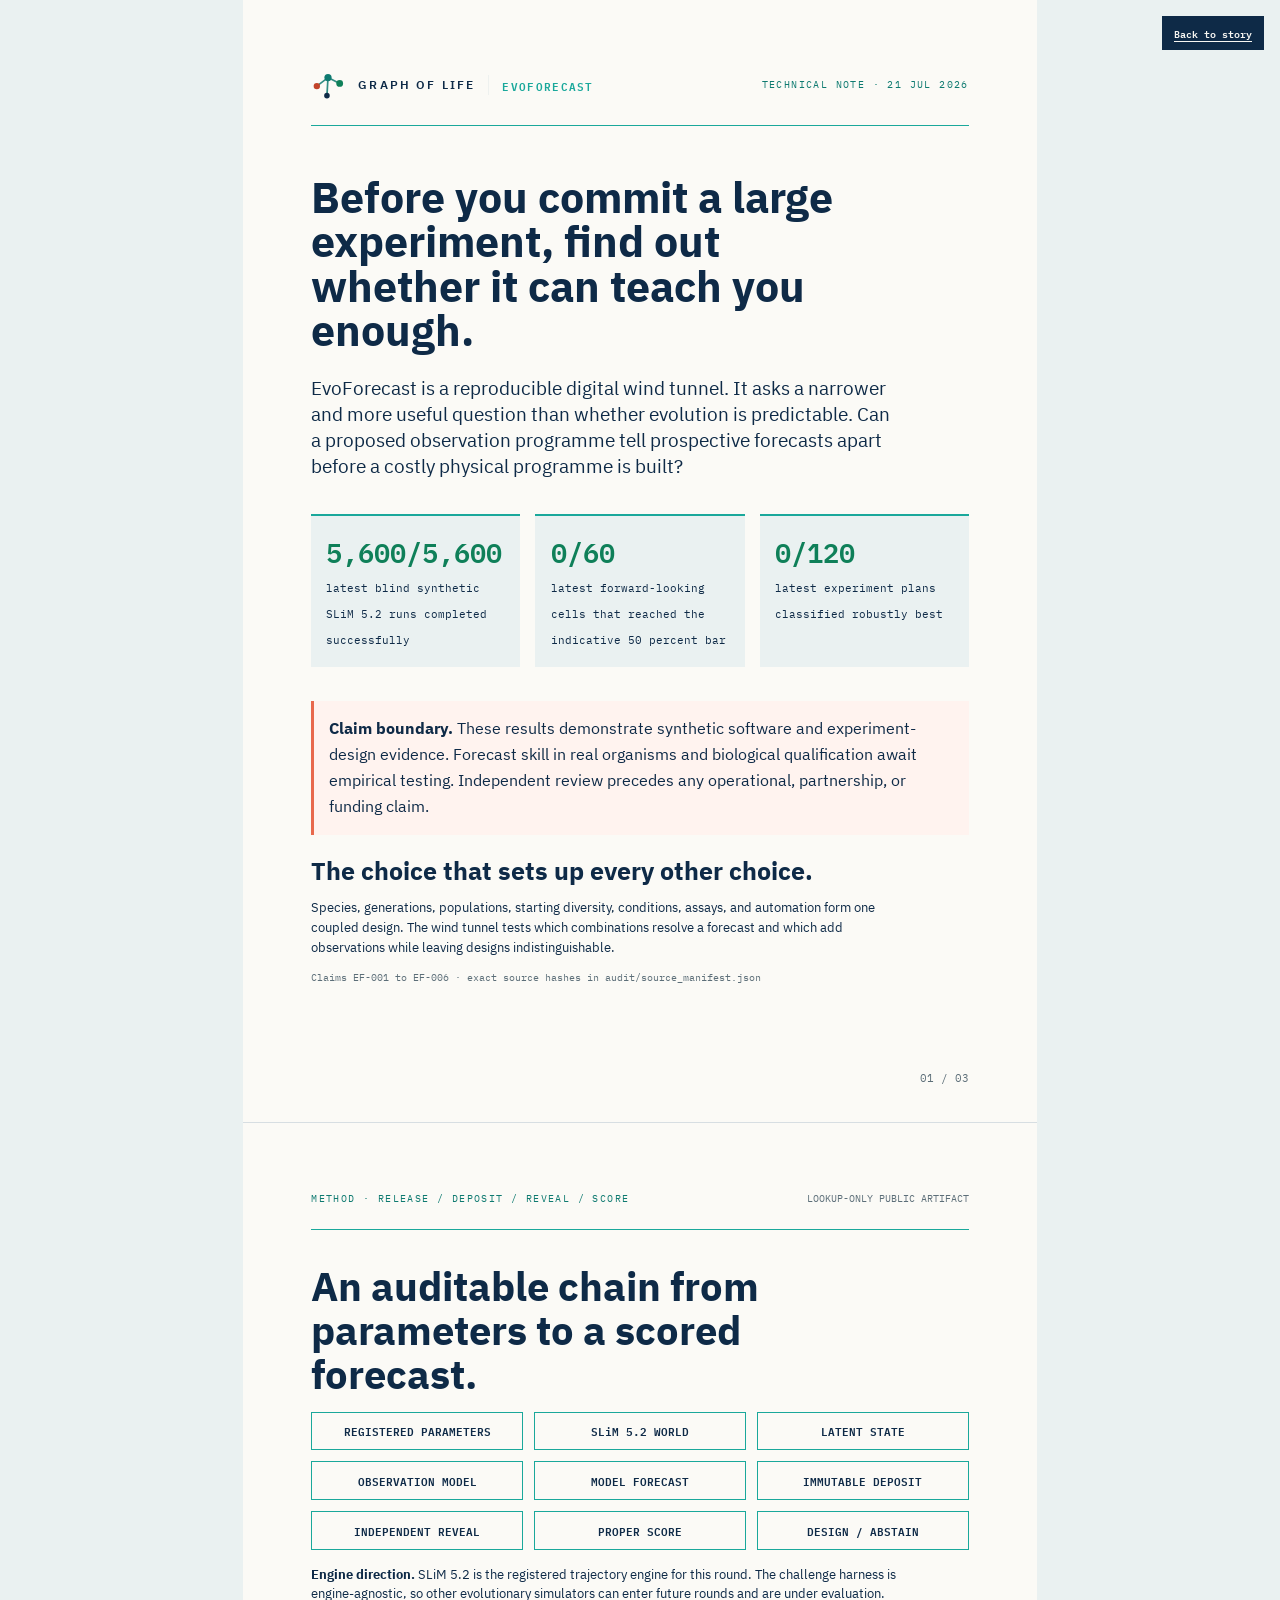
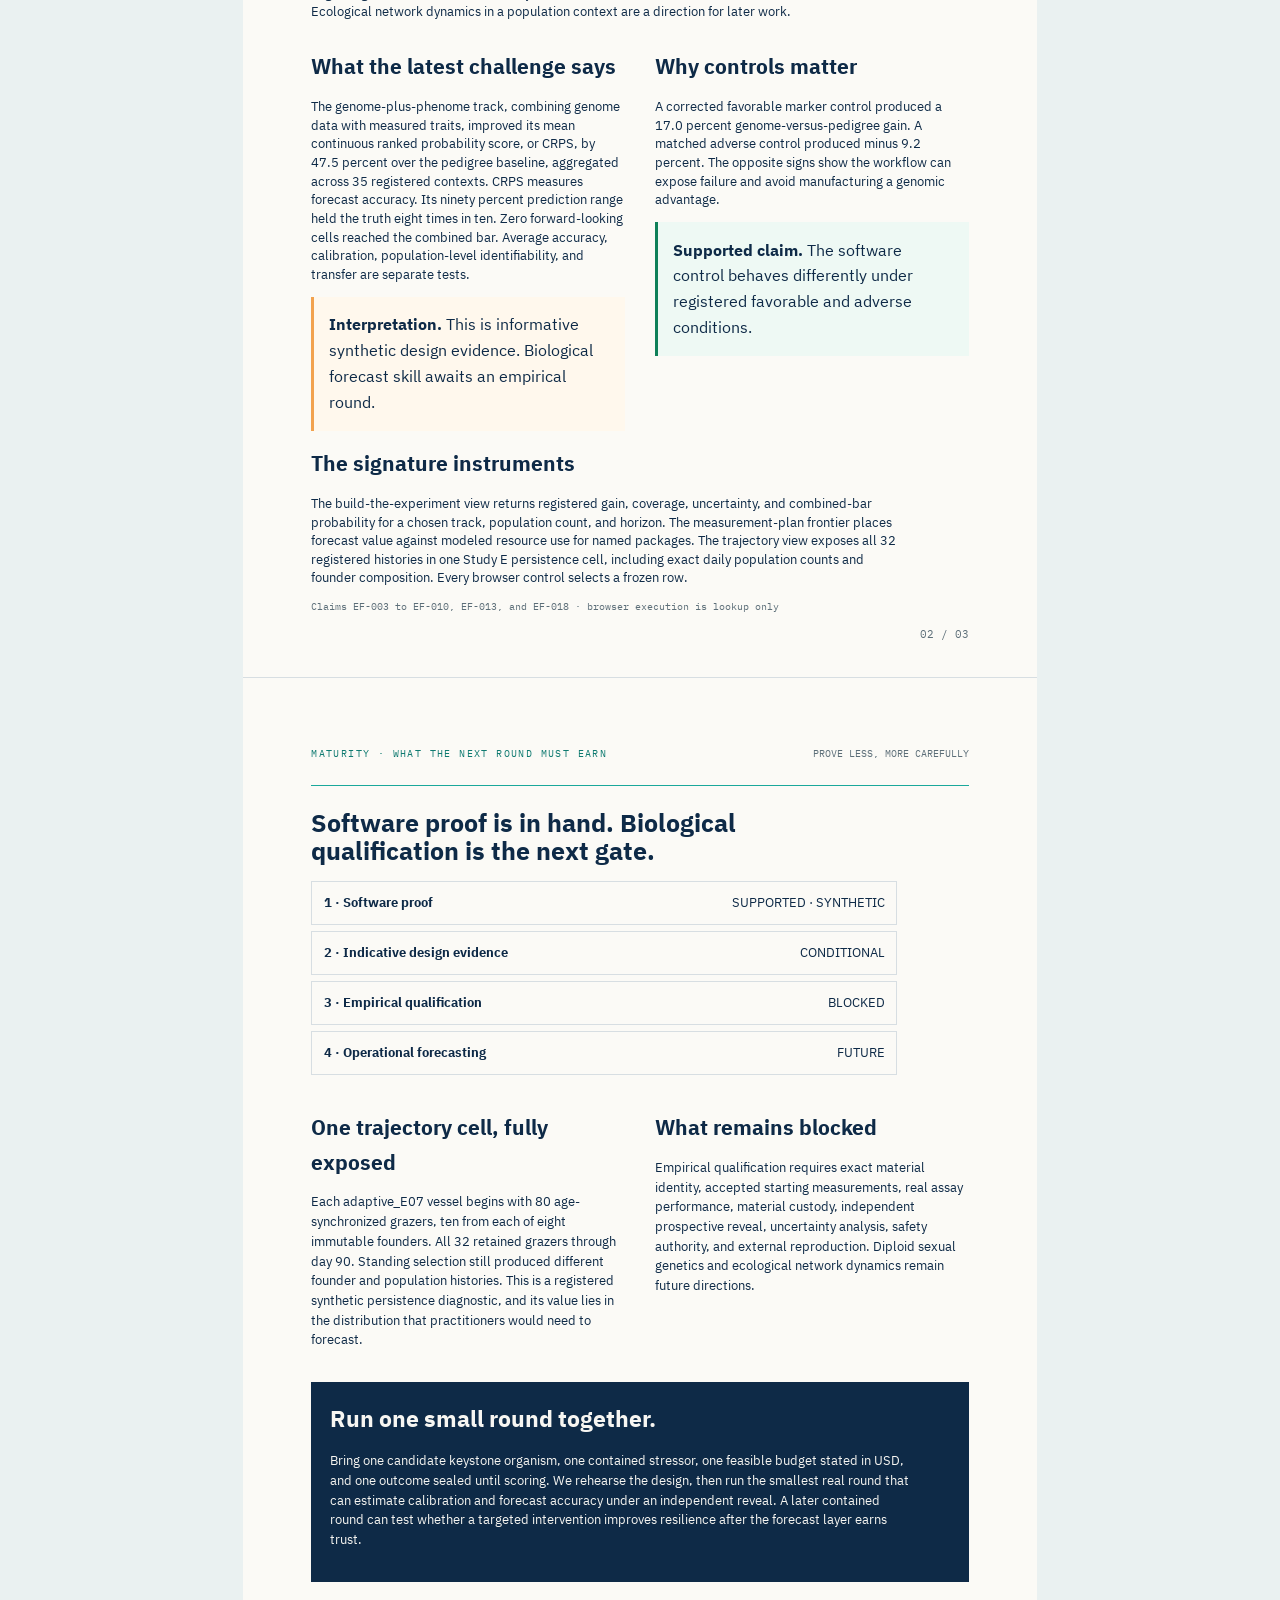
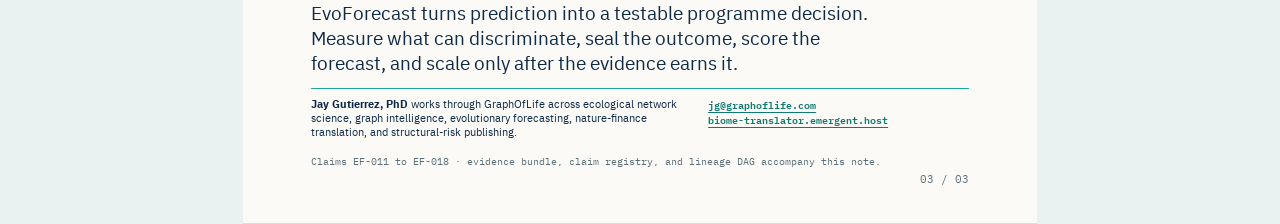
<file: technical-note.html>
<!doctype html>
<html lang="en"><head><meta charset="utf-8"><meta name="viewport" content="width=device-width,initial-scale=1"><title>EvoForecast · Technical note</title><link rel="icon" href="favicon.svg" type="image/svg+xml"><link rel="stylesheet" href="styles.css"><style>
body{background:#EAF1F1;color:#0E2A47}.note{width:min(210mm,100%);margin:0 auto}.page{position:relative;min-height:297mm;padding:18mm 18mm 14mm;background:#FBFAF6;border-bottom:1px solid #D7DEE2}.note-head{display:flex;align-items:center;justify-content:space-between;gap:20px;padding-bottom:6mm;border-bottom:1px solid #1AA89B}.note .brand span{color:#0E2A47}.note .brand strong{display:block}.note-kicker,.metric,.source,.page-no{font-family:"IBM Plex Mono"}.note-kicker{font-size:10px;letter-spacing:.14em;color:#0E7A70}.page h1,.page-title{max-width:150mm;margin:13mm 0 6mm;font-size:32pt;line-height:1.04;color:#0E2A47}.page h2{margin:6mm 0 3mm;font-size:19pt;line-height:1.1;color:#0E2A47}.page h3{margin:5mm 0 2mm;font-size:16pt;color:#0E2A47}.page p,.page li{max-width:155mm;font-size:10pt;line-height:1.48}.deck{font-size:14pt!important;line-height:1.4!important}.metrics{display:grid;grid-template-columns:repeat(3,1fr);gap:4mm;margin:9mm 0}.metric{padding:4mm;border-top:2px solid #1AA89B;background:#EAF1F1}.metric b{display:block;font-size:20pt;color:#0F8059}.metric span{font-size:8pt;line-height:1.4}.note-grid{display:grid;grid-template-columns:1fr 1fr;gap:8mm}.chain{display:grid;grid-template-columns:repeat(3,1fr);gap:3mm;margin:6mm 0}.chain span{padding:3mm 2mm;border:1px solid #1AA89B;font:600 8pt/1.3 "IBM Plex Mono";text-align:center}.warning{padding:4mm;border-left:3px solid #E8694D;background:#fff3ef}.indicative{padding:4mm;border-left:3px solid #F2A24E;background:#fff8ed}.supported{padding:4mm;border-left:3px solid #0F8059;background:#eef9f4}.source{font-size:7.5pt!important;color:#5C6E78}.page-no{position:absolute;right:18mm;bottom:9mm;font-size:8pt;color:#5C6E78}.page:nth-child(2) .page-title{margin:9mm 0 4mm;font-size:30pt}.page:nth-child(2) h3{margin:4mm 0 2mm}.page:nth-child(2) .chain{margin:4mm 0}.page:nth-child(2) p{line-height:1.4}.ladder-note{list-style:none;padding:0}.ladder-note li{display:flex;justify-content:space-between;padding:3mm;border:1px solid #D7DEE2;margin:1.5mm 0}.ask-box{margin:7mm 0;padding:6mm;background:#0E2A47;color:#F7F6F2}.ask-box h3{color:#F7F6F2;margin-top:0;font-size:17pt}.final-note{margin:7mm 0 4mm;font-size:14pt!important;line-height:1.35!important}.author-note{display:grid;grid-template-columns:1.45fr 1fr;gap:5mm;margin-top:3mm;padding:3mm 0;border-top:1px solid #1AA89B}.author-note p{margin:0;font-size:8pt!important;line-height:1.35!important}.author-note address{font:600 7.5pt/1.55 "IBM Plex Mono";font-style:normal}.author-note a{display:block;color:#0E7A70}.back{position:fixed;right:16px;top:16px;z-index:3;padding:8px 12px;background:#0E2A47;color:#F7F6F2;font:600 10px "IBM Plex Mono"}@page{size:A4;margin:0}@media print{.back{display:none}.note{width:210mm}.page{height:297mm;min-height:0;overflow:hidden;border:0;break-after:auto}}
.page:last-child .ask-box{margin:5mm 0;padding:5mm}.page:last-child .final-note{margin:5mm 0 3mm}.page:last-child .author-note{margin-top:2mm;padding:2mm 0}.page:last-child>.source:last-of-type{margin:2mm 0 0}
</style></head><body><a class="back" href="index.html">Back to story</a><main class="note" aria-label="Three-page technical note">
<section class="page"><header class="note-head"><div class="brand"><svg class="brand-glyph" viewBox="0 0 32 32" role="img" aria-label="Graph of Life"><g stroke="#0E7A70" stroke-width="1.6" stroke-linecap="round" opacity=".85" fill="none"><path d="M16,9 L5.5,17"/><path d="M16,9 L27,14.5"/><path d="M16,9 L15,26"/></g><circle cx="5.5" cy="17" r="3" fill="#C2442A"/><circle cx="27" cy="14.5" r="3.2" fill="#0F8059"/><circle cx="15" cy="26" r="2.6" fill="#0E2A47"/><circle cx="16" cy="9" r="3.4" fill="#0E7A70"/></svg><span>GRAPH OF LIFE</span><i></i><strong>EVOFORECAST</strong></div><span class="note-kicker">TECHNICAL NOTE · 21 JUL 2026</span></header>
<h1>Before you commit a large experiment, find out whether it can teach you enough.</h1><p class="deck">EvoForecast is a reproducible digital wind tunnel. It asks a narrower and more useful question than whether evolution is predictable. Can a proposed observation programme tell prospective forecasts apart before a costly physical programme is built?</p>
<div class="metrics"><div class="metric"><b>5,600/5,600</b><span>latest blind synthetic SLiM 5.2 runs completed successfully</span></div><div class="metric"><b>0/60</b><span>latest forward-looking cells that reached the indicative 50 percent bar</span></div><div class="metric"><b>0/120</b><span>latest experiment plans classified robustly best</span></div></div>
<div class="warning"><b>Claim boundary.</b> These results demonstrate synthetic software and experiment-design evidence. Forecast skill in real organisms and biological qualification await empirical testing. Independent review precedes any operational, partnership, or funding claim.</div>
<h2>The choice that sets up every other choice.</h2><p>Species, generations, populations, starting diversity, conditions, assays, and automation form one coupled design. The wind tunnel tests which combinations resolve a forecast and which add observations while leaving designs indistinguishable.</p><p class="source">Claims EF-001 to EF-006 · exact source hashes in audit/source_manifest.json</p><span class="page-no">01 / 03</span></section>

<section class="page"><header class="note-head"><span class="note-kicker">METHOD · RELEASE / DEPOSIT / REVEAL / SCORE</span><span class="source">LOOKUP-ONLY PUBLIC ARTIFACT</span></header><h2 class="page-title">An auditable chain from parameters to a scored forecast.</h2>
<div class="chain"><span>REGISTERED PARAMETERS</span><span>SLiM 5.2 WORLD</span><span>LATENT STATE</span><span>OBSERVATION MODEL</span><span>MODEL FORECAST</span><span>IMMUTABLE DEPOSIT</span><span>INDEPENDENT REVEAL</span><span>PROPER SCORE</span><span>DESIGN / ABSTAIN</span></div>
<p><b>Engine direction.</b> SLiM 5.2 is the registered trajectory engine for this round. The challenge harness is engine-agnostic, so other evolutionary simulators can enter future rounds and are under evaluation. Ecological network dynamics in a population context are a direction for later work.</p>
<div class="note-grid"><div><h3>What the latest challenge says</h3><p>The genome-plus-phenome track, combining genome data with measured traits, improved its mean continuous ranked probability score, or CRPS, by 47.5 percent over the pedigree baseline, aggregated across 35 registered contexts. CRPS measures forecast accuracy. Its ninety percent prediction range held the truth eight times in ten. Zero forward-looking cells reached the combined bar. Average accuracy, calibration, population-level identifiability, and transfer are separate tests.</p><div class="indicative"><b>Interpretation.</b> This is informative synthetic design evidence. Biological forecast skill awaits an empirical round.</div></div><div><h3>Why controls matter</h3><p>A corrected favorable marker control produced a 17.0 percent genome-versus-pedigree gain. A matched adverse control produced minus 9.2 percent. The opposite signs show the workflow can expose failure and avoid manufacturing a genomic advantage.</p><div class="supported"><b>Supported claim.</b> The software control behaves differently under registered favorable and adverse conditions.</div></div></div>
<h3>The signature instruments</h3><p>The build-the-experiment view returns registered gain, coverage, uncertainty, and combined-bar probability for a chosen track, population count, and horizon. The measurement-plan frontier places forecast value against modeled resource use for named packages. The trajectory view exposes all 32 registered histories in one Study E persistence cell, including exact daily population counts and founder composition. Every browser control selects a frozen row.</p><p class="source">Claims EF-003 to EF-010, EF-013, and EF-018 · browser execution is lookup only</p><span class="page-no">02 / 03</span></section>

<section class="page"><header class="note-head"><span class="note-kicker">MATURITY · WHAT THE NEXT ROUND MUST EARN</span><span class="source">PROVE LESS, MORE CAREFULLY</span></header><h2 class="page-title">Software proof is in hand. Biological qualification is the next gate.</h2>
<ol class="ladder-note"><li><b>1 · Software proof</b><span>SUPPORTED · SYNTHETIC</span></li><li><b>2 · Indicative design evidence</b><span>CONDITIONAL</span></li><li><b>3 · Empirical qualification</b><span>BLOCKED</span></li><li><b>4 · Operational forecasting</b><span>FUTURE</span></li></ol>
<div class="note-grid"><div><h3>One trajectory cell, fully exposed</h3><p>Each adaptive_E07 vessel begins with 80 age-synchronized grazers, ten from each of eight immutable founders. All 32 retained grazers through day 90. Standing selection still produced different founder and population histories. This is a registered synthetic persistence diagnostic, and its value lies in the distribution that practitioners would need to forecast.</p></div><div><h3>What remains blocked</h3><p>Empirical qualification requires exact material identity, accepted starting measurements, real assay performance, material custody, independent prospective reveal, uncertainty analysis, safety authority, and external reproduction. Diploid sexual genetics and ecological network dynamics remain future directions.</p></div></div>
<div class="ask-box"><h3>Run one small round together.</h3><p>Bring one candidate keystone organism, one contained stressor, one feasible budget stated in USD, and one outcome sealed until scoring. We rehearse the design, then run the smallest real round that can estimate calibration and forecast accuracy under an independent reveal. A later contained round can test whether a targeted intervention improves resilience after the forecast layer earns trust.</p></div>
<p class="final-note">EvoForecast turns prediction into a testable programme decision. Measure what can discriminate, seal the outcome, score the forecast, and scale only after the evidence earns it.</p><div class="author-note"><p><b>Jay Gutierrez, PhD</b> works through GraphOfLife across ecological network science, graph intelligence, evolutionary forecasting, nature-finance translation, and structural-risk publishing.</p><address><a href="mailto:jg@graphoflife.com">jg@graphoflife.com</a><a href="https://biome-translator.emergent.host">biome-translator.emergent.host</a></address></div><p class="source">Claims EF-011 to EF-018 · evidence bundle, claim registry, and lineage DAG accompany this note.</p><span class="page-no">03 / 03</span></section>
</main></body></html>
</file>
<file: styles.css>
@font-face{font-family:"IBM Plex Sans";src:url("assets/fonts/plex-sans-400.woff2") format("woff2");font-weight:400;font-style:normal;font-display:swap}
@font-face{font-family:"IBM Plex Sans";src:url("assets/fonts/plex-sans-600.woff2") format("woff2");font-weight:600;font-style:normal;font-display:swap}
@font-face{font-family:"IBM Plex Sans";src:url("assets/fonts/plex-sans-700.woff2") format("woff2");font-weight:700;font-style:normal;font-display:swap}
@font-face{font-family:"IBM Plex Mono";src:url("assets/fonts/plex-mono-400.woff2") format("woff2");font-weight:400;font-style:normal;font-display:swap}
@font-face{font-family:"IBM Plex Mono";src:url("assets/fonts/plex-mono-600.woff2") format("woff2");font-weight:600;font-style:normal;font-display:swap}

:root{--navy:#0E2A47;--abyss:#08203A;--instrument:#06141F;--slate:#243B4A;--muted:#5C6E78;--teal:#1AA89B;--deep-teal:#0E7A70;--green:#3AD6A3;--deep-green:#0F8059;--coral:#E8694D;--deep-coral:#C2442A;--amber:#F2A24E;--deep-amber:#A86410;--sand:#E9E1CC;--paper:#F7F6F2;--bone:#FBFAF6;--mist:#EAF1F1;--hairline:#D7DEE2;--header-h:64px;--boundary-h:34px}
*{box-sizing:border-box}
html{scroll-behavior:smooth;background:var(--instrument)}
body{margin:0;overflow-x:clip;background:var(--instrument);color:var(--mist);font:400 16px/1.62 "IBM Plex Sans",Arial,sans-serif;text-rendering:optimizeLegibility}
a{color:inherit;text-decoration-thickness:1px;text-underline-offset:3px}
button,select,input{font:inherit}
:focus-visible{outline:3px solid var(--green);outline-offset:4px}
.skip-link{position:fixed;z-index:1000;left:16px;top:10px;padding:10px 14px;background:var(--paper);color:var(--navy);transform:translateY(-150%)}.skip-link:focus{transform:none}
.credit{max-width:64ch;margin:44px auto 4px;padding-top:22px;border-top:1px solid rgba(26,168,155,.35)}
.credit-name{font:600 13px/1.4 "IBM Plex Mono",monospace;letter-spacing:.04em;color:var(--teal);margin:0 0 9px}
.credit-body{font-size:14.5px;line-height:1.62;color:var(--mist);opacity:.85;margin:0 0 13px}
.credit-contact{font:500 12.5px/1.5 "IBM Plex Mono",monospace;color:var(--muted);margin:0}
.credit-contact a{color:var(--teal);text-decoration:none;border-bottom:1px solid rgba(26,168,155,.45);padding-bottom:1px}
.credit-contact a:hover,.credit-contact a:focus{color:var(--green);border-color:var(--green)}
.sr-only{position:absolute!important;width:1px!important;height:1px!important;padding:0!important;margin:-1px!important;overflow:hidden!important;clip:rect(0,0,0,0)!important;white-space:nowrap!important;border:0!important}

.site-header{position:fixed;z-index:100;inset:0 0 auto 0;height:var(--header-h);display:flex;align-items:center;gap:24px;padding:0 clamp(18px,4vw,64px);background:rgba(6,20,31,.95);border-bottom:1px solid rgba(215,222,226,.18);backdrop-filter:blur(14px)}
.brand{display:inline-flex;align-items:center;gap:13px;text-decoration:none;min-width:0}.brand-glyph{width:34px;height:34px;flex:none}.brand span{color:#fff;font-size:12px;font-weight:600;letter-spacing:.18em;white-space:nowrap}.brand i{width:1px;height:20px;background:rgba(215,222,226,.35)}.brand strong{font:600 11px/1 "IBM Plex Mono";letter-spacing:.12em;color:var(--teal)}
.snapshot{margin-left:auto;font:600 10px/1 "IBM Plex Mono";letter-spacing:.13em;color:var(--sand)}.technical-link{font:600 11px/1 "IBM Plex Mono";letter-spacing:.1em;text-transform:uppercase;color:var(--green)}
.claim-boundary{position:fixed;z-index:99;top:var(--header-h);inset-inline:0;height:var(--boundary-h);display:flex;align-items:center;justify-content:center;gap:9px;padding:0 54px;background:var(--paper);color:var(--navy);border-bottom:1px solid var(--hairline);font:600 9.5px/1 "IBM Plex Mono";letter-spacing:.1em;text-align:center}.boundary-marker{width:7px;height:7px;border-radius:50%;background:var(--coral);flex:none}
.scene-nav{position:fixed;z-index:90;right:18px;top:50%;transform:translateY(-50%);display:flex;flex-direction:column;gap:8px}.scene-nav a{position:relative;width:11px;height:11px;border:1px solid rgba(234,241,241,.45);border-radius:50%;background:rgba(6,20,31,.65);text-decoration:none}.scene-nav a[aria-current="step"]{background:var(--teal);border-color:var(--teal);transform:scale(1.25)}.scene-nav span{position:absolute;right:20px;top:-6px;opacity:0;pointer-events:none;padding:4px 7px;background:var(--paper);color:var(--navy);font:600 9px/1.2 "IBM Plex Mono";white-space:nowrap}.scene-nav a:hover span,.scene-nav a:focus span{opacity:1}

.load-status{position:fixed;z-index:101;left:50%;bottom:12px;transform:translateX(-50%);margin:0;padding:5px 10px;background:rgba(6,20,31,.88);border:1px solid rgba(26,168,155,.45);border-radius:999px;font:500 9px/1.2 "IBM Plex Mono";letter-spacing:.08em;color:var(--sand)}
.load-status.is-loaded{opacity:0;pointer-events:none;transition:opacity .25s ease}
.story-scene{position:relative;height:220vh;min-height:1280px;background:var(--instrument)}.story-scene:nth-of-type(2n){background:var(--abyss)}.story-scene.instrument{height:250vh}.stage{position:sticky;top:0;height:100vh;min-height:620px;overflow:clip;background:inherit}.visual{position:absolute;inset:0}.visual canvas{display:block;width:100%!important;height:100%!important}
.copy-card{position:absolute;z-index:3;top:calc(var(--header-h) + var(--boundary-h) + 8vh);left:clamp(28px,7vw,112px);width:min(470px,42vw);max-height:calc(100vh - var(--header-h) - var(--boundary-h) - 12vh);overflow:auto;padding:28px 30px 26px;background:rgba(8,32,58,.92);border:1px solid rgba(26,168,155,.52);border-radius:10px;box-shadow:0 24px 70px rgba(0,0,0,.25);backdrop-filter:blur(12px)}
.instrument-card{top:calc(var(--header-h) + var(--boundary-h) + 5vh);max-height:calc(100vh - var(--header-h) - var(--boundary-h) - 6vh);padding:22px 24px 20px}.instrument-card h2{font-size:clamp(28px,2.7vw,38px);margin-bottom:12px}.instrument-card>p:not(.proof):not(.eyebrow):not(.live-readout){line-height:1.48}.instrument-card .controls{margin:12px 0;padding:10px;gap:8px}.instrument-card .live-readout{margin:8px 0}.instrument-card .proof{margin:12px 0 10px;padding-top:10px}.instrument-card .caveat{margin-top:10px;padding:9px 11px}
.right-card{left:auto;right:clamp(42px,8vw,124px)}.compact-card{width:min(560px,48vw)}.hero-card{top:calc(var(--header-h) + var(--boundary-h) + 10vh);width:min(620px,49vw);background:rgba(6,20,31,.90)}
.eyebrow,.proof,.provenance,.source-pill,.live-readout,.scroll-cue{font-family:"IBM Plex Mono",monospace}.eyebrow{margin:0 0 18px;color:var(--teal);font-size:11px;font-weight:600;letter-spacing:.16em}.copy-card h1,.copy-card h2{margin:0 0 18px;color:var(--paper);font-weight:600;line-height:1.07;letter-spacing:-.025em}.copy-card h1{font-size:clamp(38px,5vw,70px)}.copy-card h2{font-size:clamp(28px,3.1vw,43px)}.copy-card p{max-width:68ch}.lede{font-size:clamp(17px,1.5vw,21px);line-height:1.55;color:var(--mist)}.copy-card>p:not(.eyebrow):not(.proof):not(.live-readout):not(.scroll-cue):not(.final-sentence){color:var(--mist)}
.proof{margin:22px 0 18px;padding-top:16px;border-top:1px solid rgba(215,222,226,.22);color:var(--green);font-size:11px;font-weight:600;line-height:1.55;letter-spacing:.075em}.evidence-row{display:flex;align-items:center;gap:9px;flex-wrap:wrap}.provenance,.source-pill{display:inline-flex;align-items:center;min-height:27px;padding:5px 8px;border:1px solid rgba(26,168,155,.55);border-radius:999px;color:var(--sand);font-size:9px;font-weight:600;letter-spacing:.08em;text-decoration:none}.source-pill{color:var(--green);border-color:rgba(58,214,163,.45)}.source-pill::before{content:"SOURCE · ";color:var(--muted)}
.caveat{margin-top:16px;padding:11px 13px;border-left:3px solid var(--amber);background:rgba(242,162,78,.08);color:var(--sand);font-size:12px;line-height:1.45}.caveat.danger{border-left-color:var(--coral);background:rgba(232,105,77,.08)}.scroll-cue{margin:22px 0 0;color:var(--muted);font-size:10px;letter-spacing:.1em;text-transform:uppercase}

.controls{display:grid;grid-template-columns:1fr 1fr;gap:12px;margin:18px 0;padding:14px;border:1px solid rgba(26,168,155,.38);border-radius:8px}.controls legend{padding:0 6px;font:600 10px/1 "IBM Plex Mono";letter-spacing:.1em;text-transform:uppercase;color:var(--teal)}.controls label{display:grid;gap:6px;font:600 10px/1.3 "IBM Plex Mono";letter-spacing:.06em;color:var(--sand)}.controls select,.controls input{width:100%}.controls select{appearance:none;padding:9px 30px 9px 10px;color:var(--paper);background:var(--navy);border:1px solid rgba(215,222,226,.34);border-radius:4px}.controls input[type="range"]{accent-color:var(--teal)}.controls output{color:var(--green)}.live-readout{margin:10px 0;padding:10px;background:rgba(26,168,155,.09);color:var(--paper);font-size:10px;line-height:1.5}
.button-group{display:flex;gap:6px;flex-wrap:wrap;margin:18px 0}.button-group button{padding:9px 11px;border:1px solid rgba(215,222,226,.35);border-radius:4px;background:var(--navy);color:var(--mist);font:600 10px/1 "IBM Plex Mono"}.button-group button[aria-pressed="true"]{border-color:var(--green);color:var(--green);box-shadow:inset 0 -2px 0 var(--green)}
.maturity-list{list-style:none;margin:18px 0;padding:0;display:grid;gap:7px}.maturity-list li{display:flex;justify-content:space-between;gap:12px;padding:9px 11px;border:1px solid rgba(215,222,226,.22);border-radius:4px;font-size:12px}.maturity-list span{font-family:"IBM Plex Mono";font-size:9px;text-transform:uppercase}.maturity-list .supported{border-left:4px solid var(--green)}.maturity-list .indicative{border-left:4px solid var(--amber)}.maturity-list .blocked{border-left:4px solid var(--coral)}
.actions{display:flex;flex-wrap:wrap;gap:9px;margin:24px 0}.button{display:inline-flex;align-items:center;min-height:42px;padding:10px 13px;border:1px solid var(--teal);border-radius:5px;color:var(--paper);font:600 10px/1.2 "IBM Plex Mono";letter-spacing:.07em;text-decoration:none;text-transform:uppercase}.button.primary{background:var(--teal);color:var(--instrument)}.final-sentence{margin:26px 0 0;padding-top:21px;border-top:1px solid rgba(58,214,163,.35);font-size:18px;line-height:1.55;color:var(--paper)}
footer{display:block;padding:44px clamp(24px,7vw,110px) 48px;background:var(--navy);border-top:1px solid rgba(26,168,155,.35)}.footer-about{display:grid;grid-template-columns:minmax(240px,.72fr) minmax(320px,1.28fr);gap:clamp(32px,7vw,110px);padding-bottom:36px;margin-bottom:24px;border-bottom:1px solid rgba(26,168,155,.25)}.footer-about h2{max-width:420px;margin:24px 0 0;color:var(--paper);font-size:clamp(28px,3vw,46px);line-height:1.08}.footer-about p{max-width:760px;margin:0;color:var(--mist);font-size:15px;line-height:1.75}.footer-about address{display:flex;gap:10px 22px;flex-wrap:wrap;margin-top:20px;font:600 11px/1.5 "IBM Plex Mono";font-style:normal;letter-spacing:.03em}.footer-about address a{color:var(--green)}.footer-top{display:flex;justify-content:space-between;align-items:center;gap:30px;flex-wrap:wrap}footer .footer-top p{font:400 10px/1.6 "IBM Plex Mono";color:var(--sand)}.footer-brand strong,.footer-brand i{display:none}
.noscript-note{padding:40px max(20px,8vw);background:var(--paper);color:var(--navy)}.noscript-note h2{font-size:30px}.noscript-note li{margin:.4em 0}.load-failed .load-status{border-color:var(--coral);color:var(--coral)}

@media (max-width:900px){.copy-card{width:min(500px,55vw);left:36px}.right-card{left:auto;right:42px}.hero-card{width:min(620px,65vw)}.scene-nav{display:none}.brand strong{display:none}.controls{grid-template-columns:1fr}}
@media (max-width:680px){:root{--header-h:56px;--boundary-h:50px}.site-header{padding:0 14px}.brand{gap:9px}.brand-glyph{width:29px;height:29px}.brand span{font-size:10px}.brand i,.snapshot{display:none}.technical-link{margin-left:auto}.claim-boundary{height:var(--boundary-h);padding:6px 12px;font-size:8px;line-height:1.35}.story-scene,.story-scene.instrument{height:auto;min-height:0}.stage{position:relative;height:auto;min-height:0;padding-top:62vh;overflow:visible}.visual{top:0;bottom:auto;height:62vh}.copy-card,.right-card,.compact-card,.hero-card,.instrument-card{position:relative;top:auto;bottom:auto;left:auto;right:auto;width:auto;max-height:none;overflow:visible;margin:0 14px 56px;padding:20px 20px 18px}.copy-card h1{font-size:clamp(34px,10vw,48px)}.copy-card h2{font-size:clamp(26px,8vw,36px)}.proof{font-size:9px}.controls{grid-template-columns:1fr;gap:9px}.evidence-row{gap:5px}.provenance,.source-pill{font-size:8px}.load-status{max-width:86vw;text-align:center}footer{display:block;padding:36px 22px}.footer-about{grid-template-columns:1fr;gap:28px}.footer-brand{margin-bottom:20px}}
@media (prefers-reduced-motion:reduce){html{scroll-behavior:auto}.story-scene,.story-scene.instrument{height:auto;min-height:780px}.stage{position:relative;height:780px}.visual{opacity:.64}.copy-card,.right-card,.compact-card,.hero-card{top:calc(var(--header-h) + var(--boundary-h) + 30px);bottom:auto;left:clamp(18px,5vw,70px);right:auto;width:min(600px,82vw);max-height:calc(780px - var(--header-h) - var(--boundary-h) - 55px);backdrop-filter:none}}
@media print{.site-header,.claim-boundary,.scene-nav,.load-status,.visual,.scroll-cue{display:none!important}.story-scene,.story-scene.instrument{height:auto;min-height:0;background:#fff;color:#0E2A47;break-inside:avoid}.stage{position:static;height:auto;min-height:0;overflow:visible}.copy-card,.right-card,.compact-card,.hero-card{position:static;width:auto;max-height:none;overflow:visible;margin:0;padding:18mm 16mm;background:#fff;color:#0E2A47;border:0;border-bottom:1px solid #D7DEE2;box-shadow:none}.copy-card h1,.copy-card h2,.copy-card p,.copy-card>p:not(.eyebrow):not(.proof):not(.live-readout):not(.scroll-cue):not(.final-sentence){color:#0E2A47}.controls,.button-group,.actions{display:none}.provenance,.source-pill{color:#0E2A47;border-color:#5C6E78}footer{background:#fff;color:#0E2A47}}
</file>
